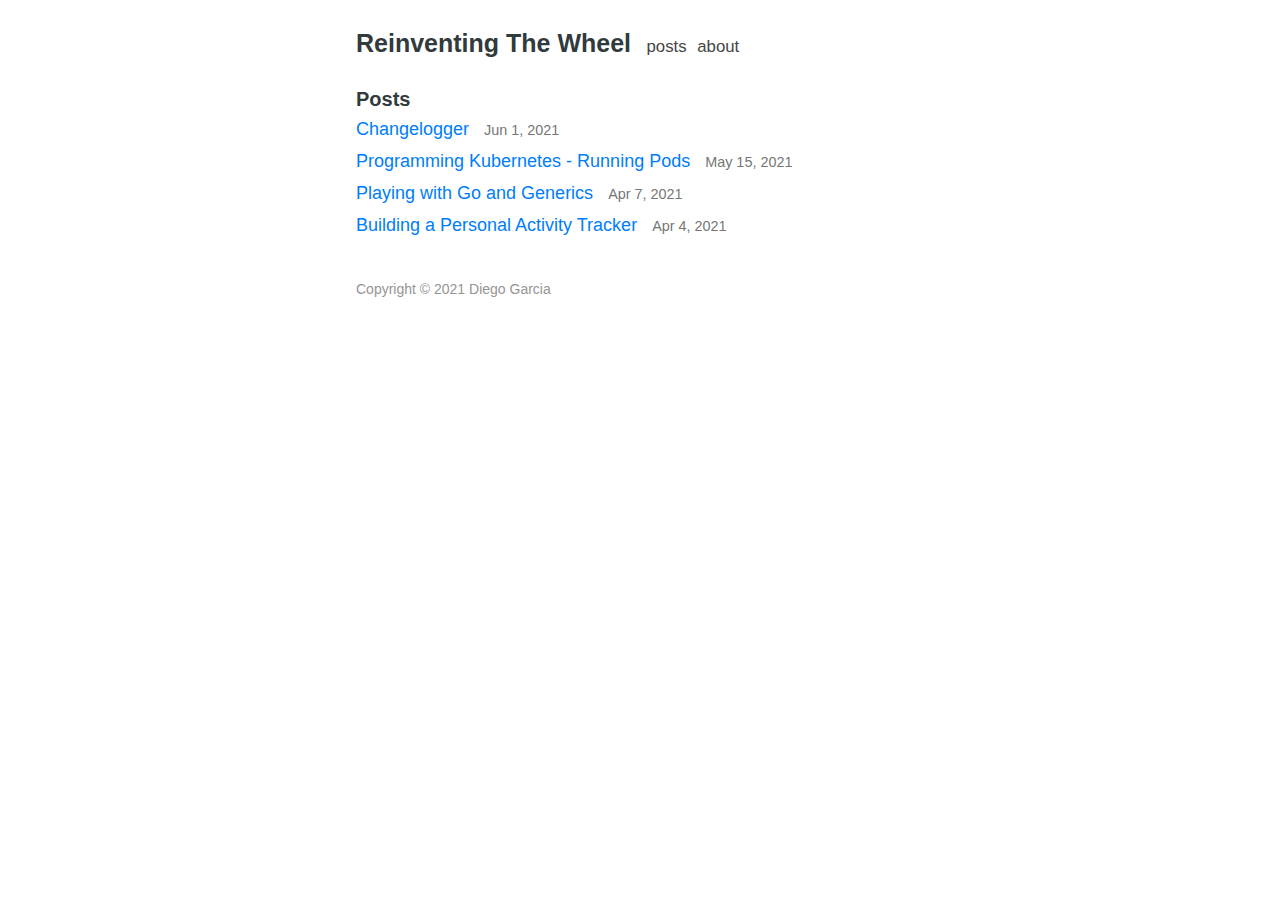
<file: index.html>
<!DOCTYPE html>
<html><head>
	<meta name="generator" content="Hugo 0.68.3" />
    <meta charset="utf-8">
    <meta name="viewport" content="width=device-width, initial-scale=1.0">
    <meta name="description" content="Reinventing the wheel to learn how a wheel works">
    
    <link rel="shortcut icon" href="/favicon.ico">
    <link rel="alternate" type="application/rss+xml" href="/index.xml" title="Reinventing The Wheel">
    
    <link rel="stylesheet" href="/css/style.min.css">

    <title>Reinventing The Wheel</title>
</head>
<body><header id="banner">
    <h2><a href="/">Reinventing The Wheel</a></h2>
    <nav>
        <ul>
            <li>
                <a href="/" title="posts">posts</a>
            </li><li>
                <a href="/about/" title="">about</a>
            </li>
        </ul>
    </nav>
</header>
<main id="content">
<h3>Posts</h3>
<ul id="posts">
    <li>
        <a href="/changelogger/">
            Changelogger
            <small><time>Jun 1, 2021</time></small>
        </a>
    </li>
    <li>
        <a href="/programming-kubernetes-running-pods/">
            Programming Kubernetes - Running Pods
            <small><time>May 15, 2021</time></small>
        </a>
    </li>
    <li>
        <a href="/playing-with-go-and-generics/">
            Playing with Go and Generics
            <small><time>Apr 7, 2021</time></small>
        </a>
    </li>
    <li>
        <a href="/building-a-personal-activity-tracker/">
            Building a Personal Activity Tracker
            <small><time>Apr 4, 2021</time></small>
        </a>
    </li>
</ul>

        </main><footer id="footer">
    Copyright © 2021 Diego Garcia
</footer>
</body>
</html>
</file>
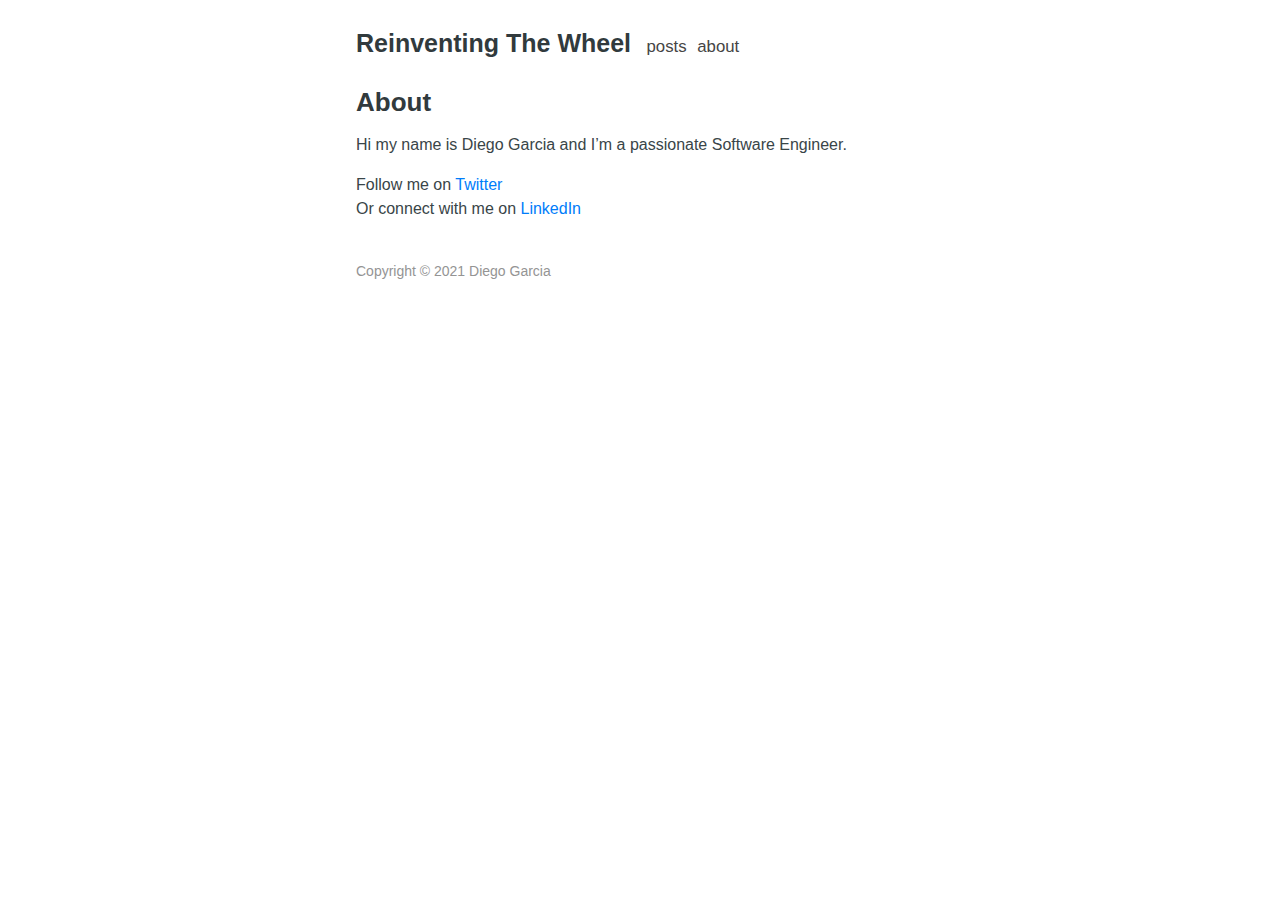
<file: about/index.html>
<!DOCTYPE html>
<html><head>
    <meta charset="utf-8">
    <meta name="viewport" content="width=device-width, initial-scale=1.0">
    <meta name="description" content="Reinventing the wheel to learn how a wheel works">
    
    <link rel="shortcut icon" href="/favicon.ico">
    
    <link rel="stylesheet" href="/css/style.min.css">

    <title>About</title>
</head>
<body><header id="banner">
    <h2><a href="/">Reinventing The Wheel</a></h2>
    <nav>
        <ul>
            <li>
                <a href="/" title="posts">posts</a>
            </li><li>
                <a href="/about/" title="">about</a>
            </li>
        </ul>
    </nav>
</header>
<main id="content">
<article>
    <header id="post-header">
        <h1>About</h1></header><p>Hi my name is Diego Garcia and I&rsquo;m a passionate Software Engineer.</p>
<p>Follow me on <a href="https://twitter.com/drgarcia1986">Twitter</a><br>
Or connect with me on <a href="https://www.linkedin.com/in/drgarcia1986/">LinkedIn</a></p>
</article>

        </main><footer id="footer">
    Copyright © 2021 Diego Garcia
</footer>
</body>
</html>
</file>
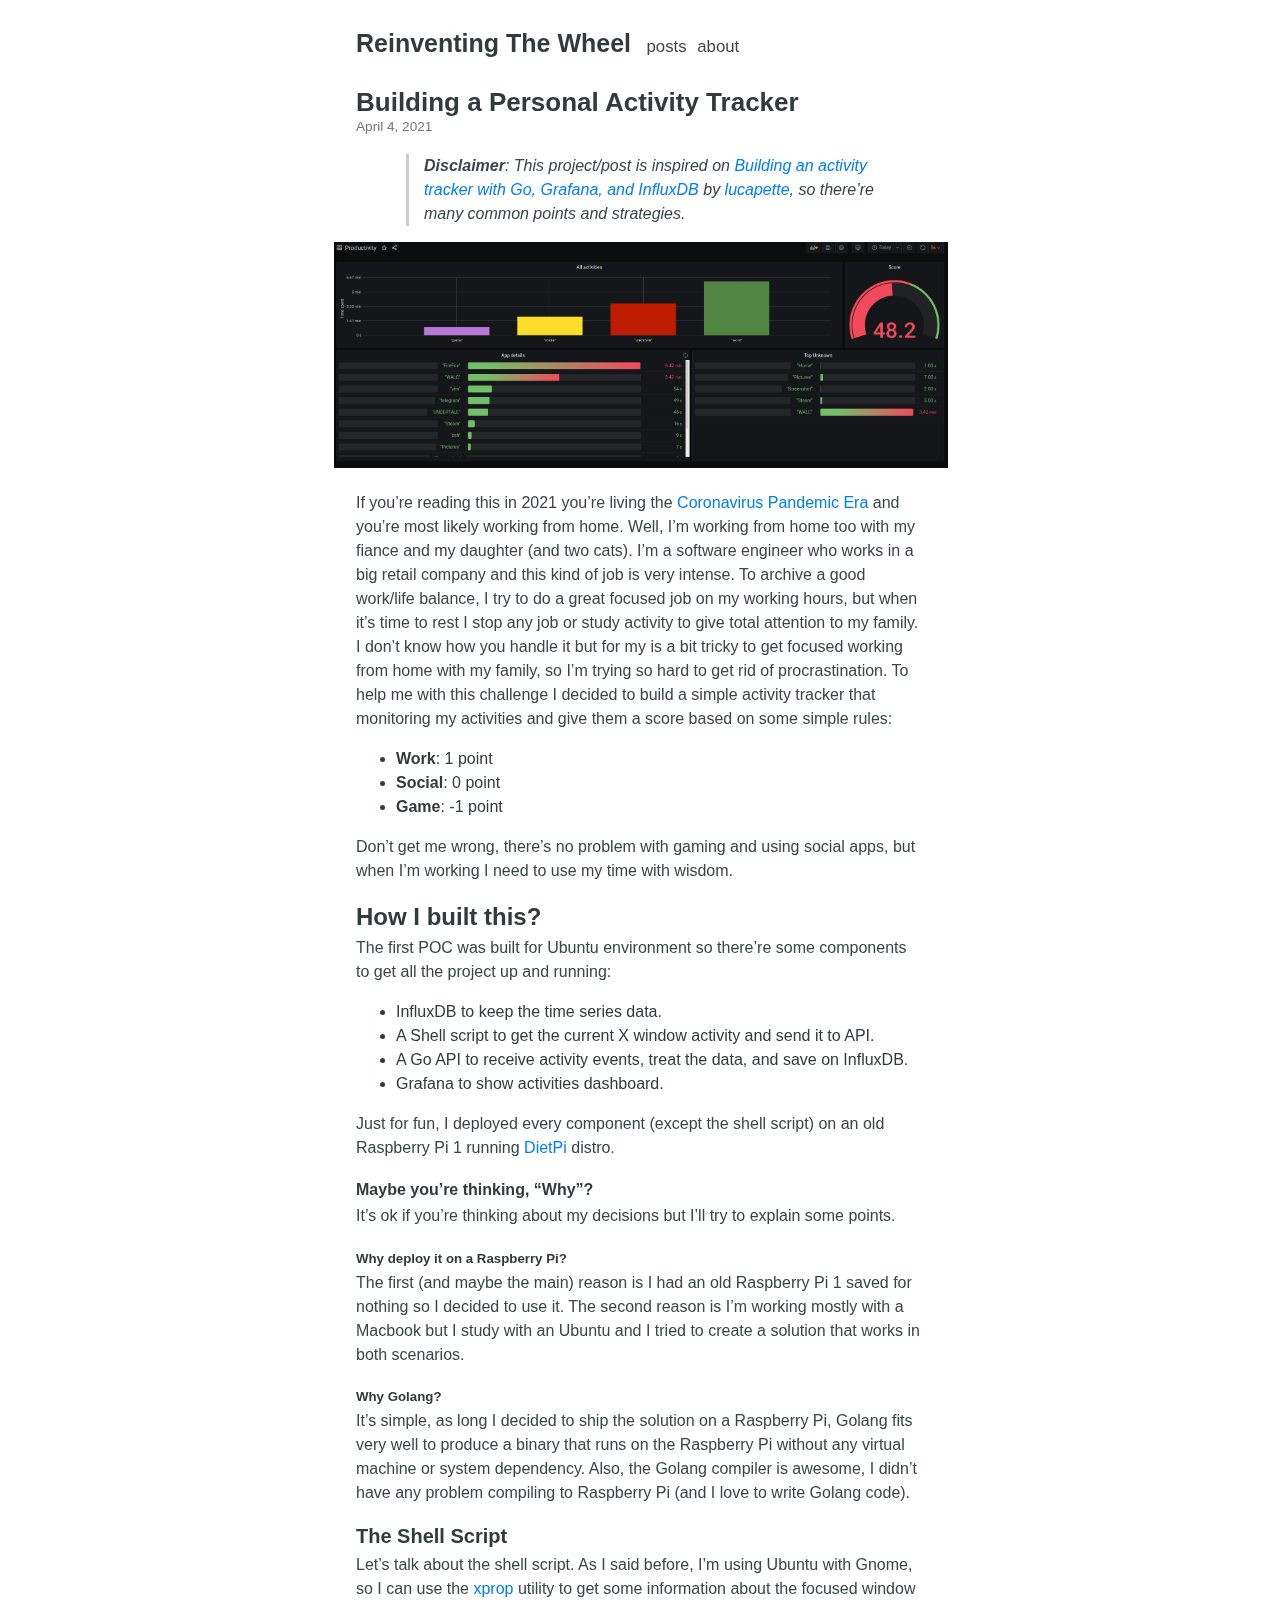
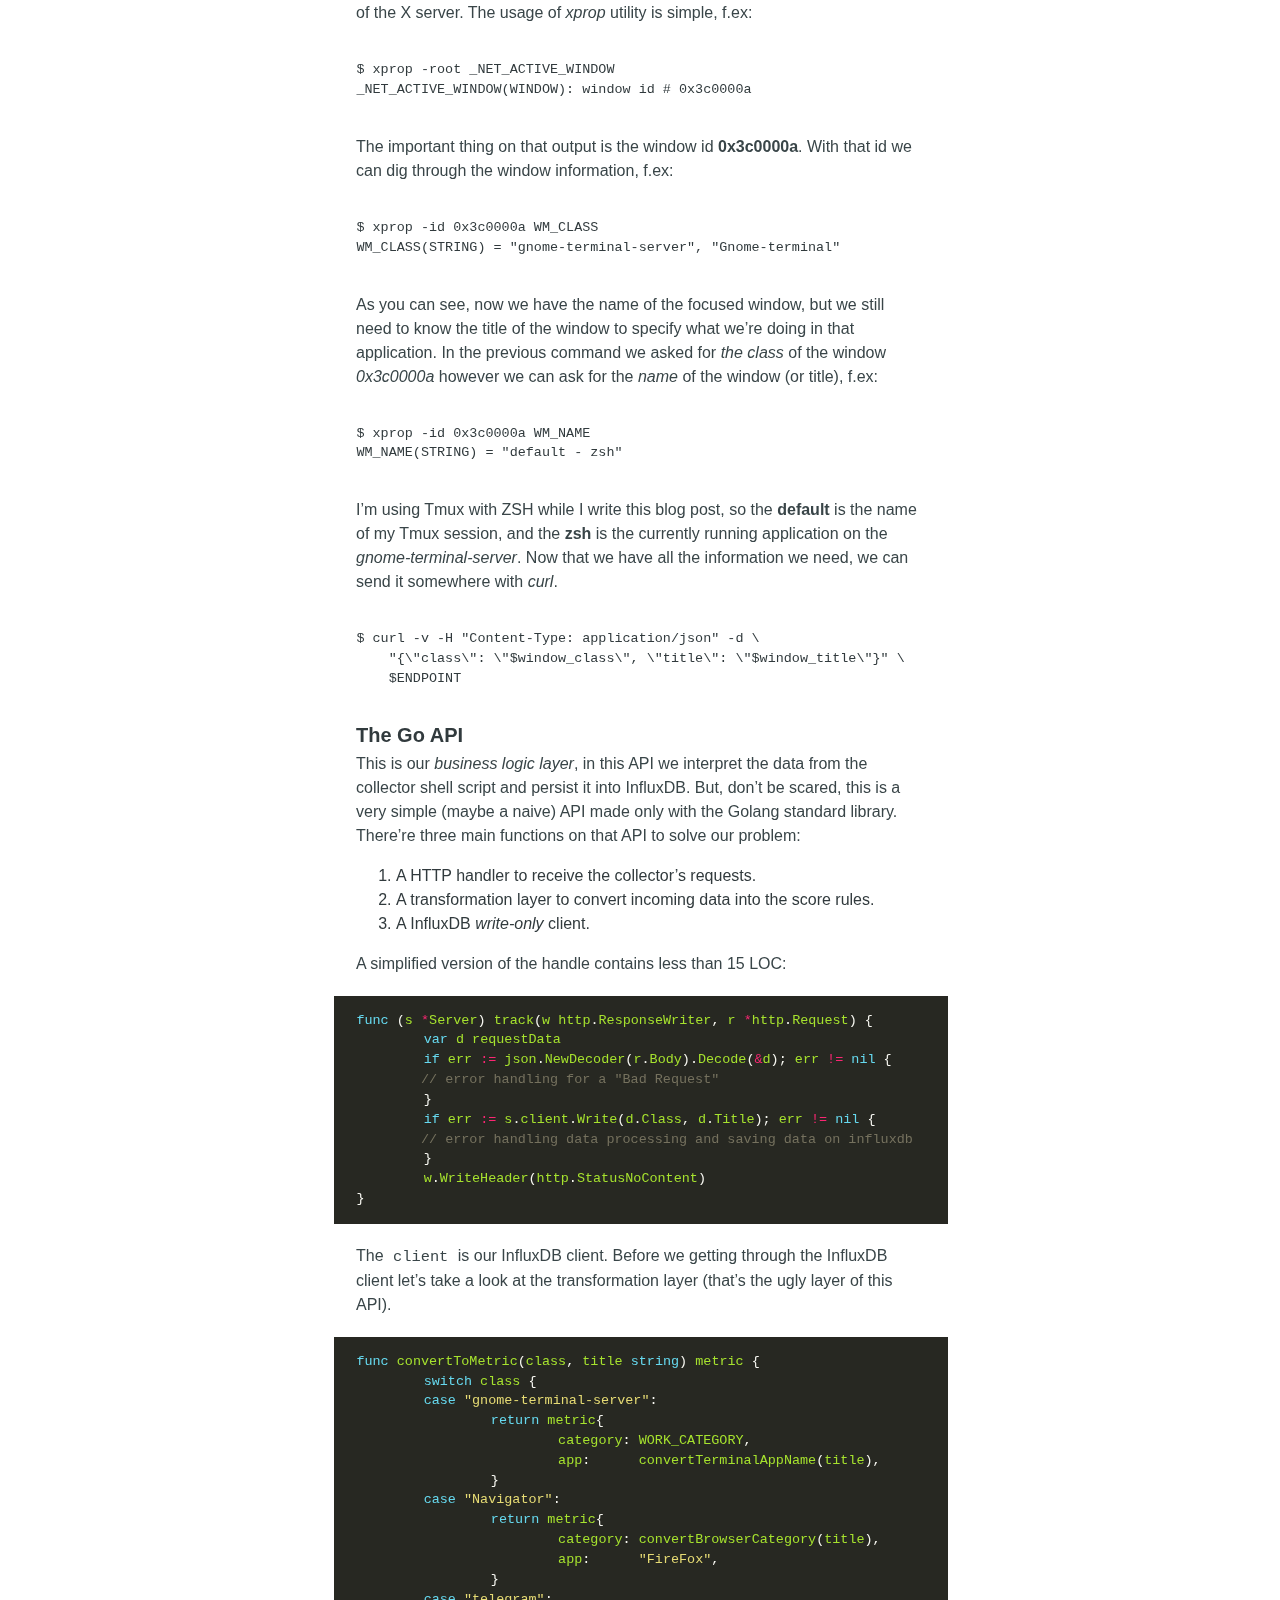
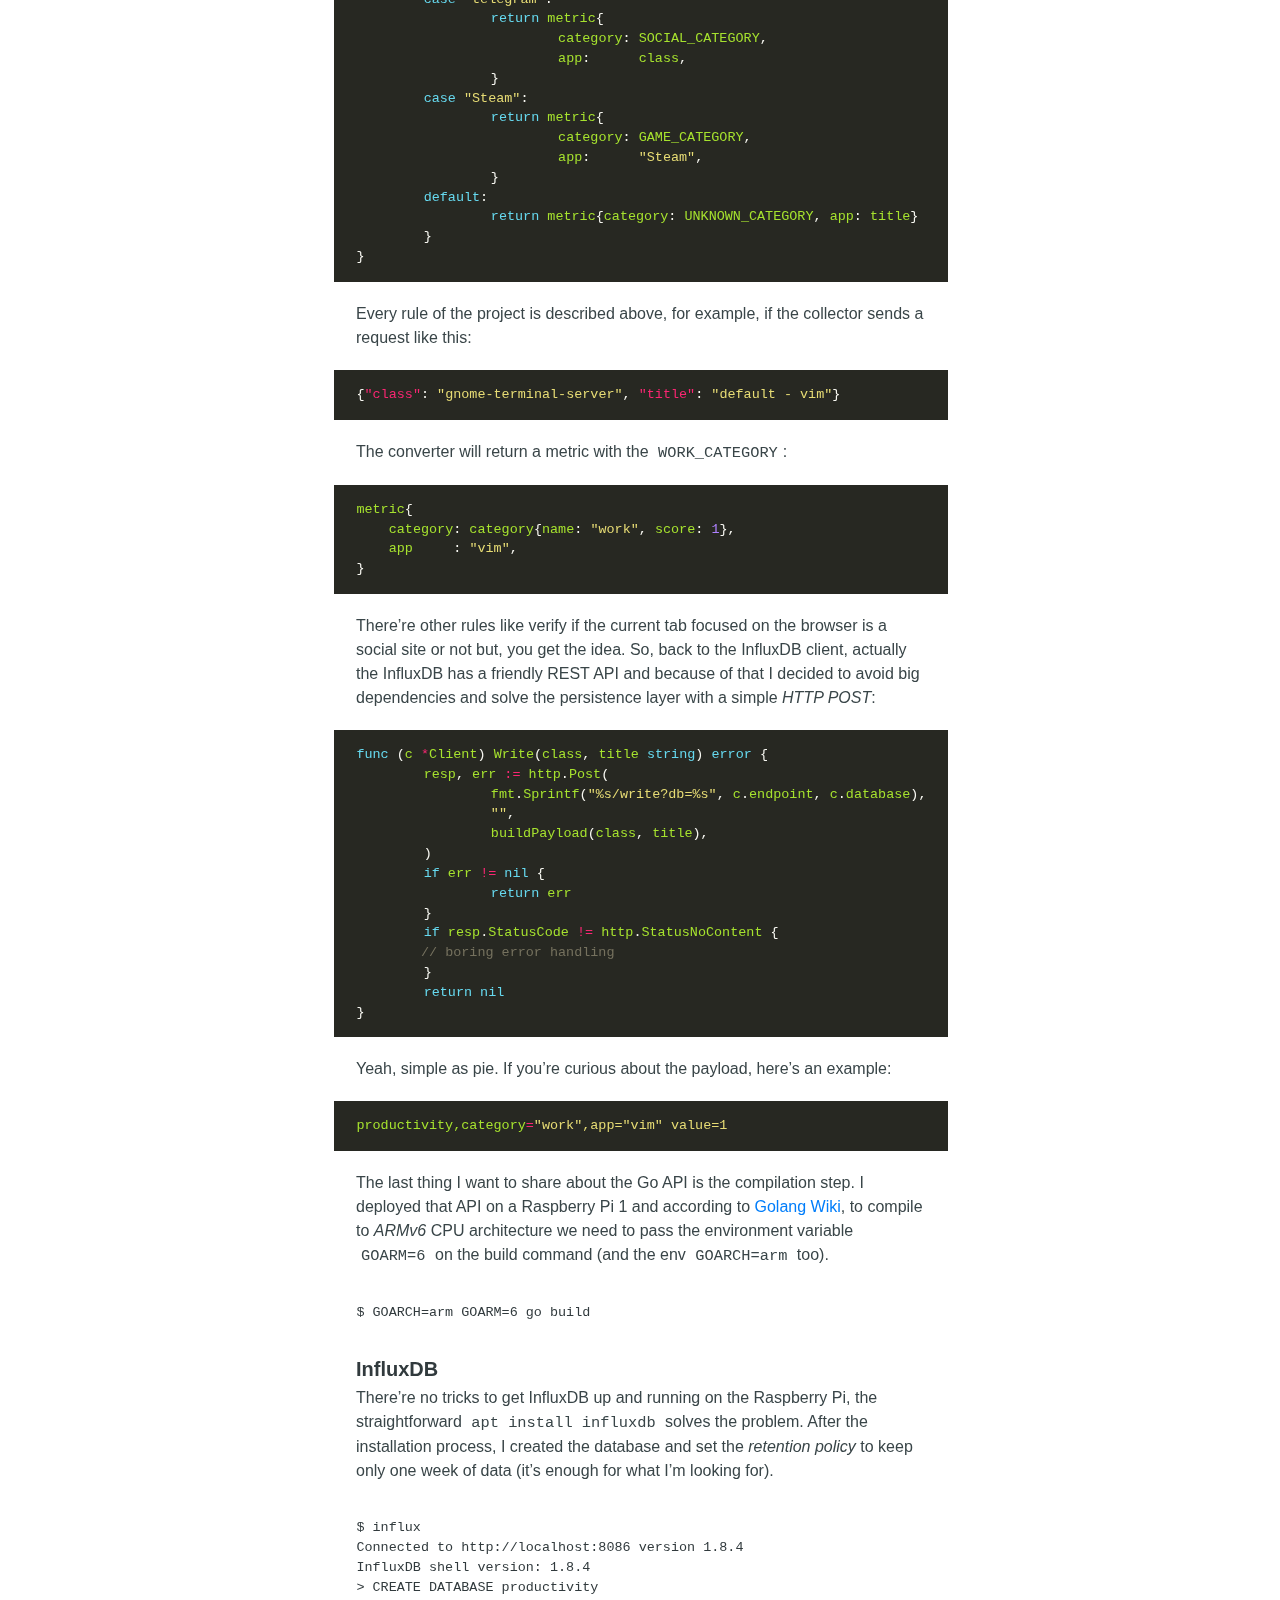
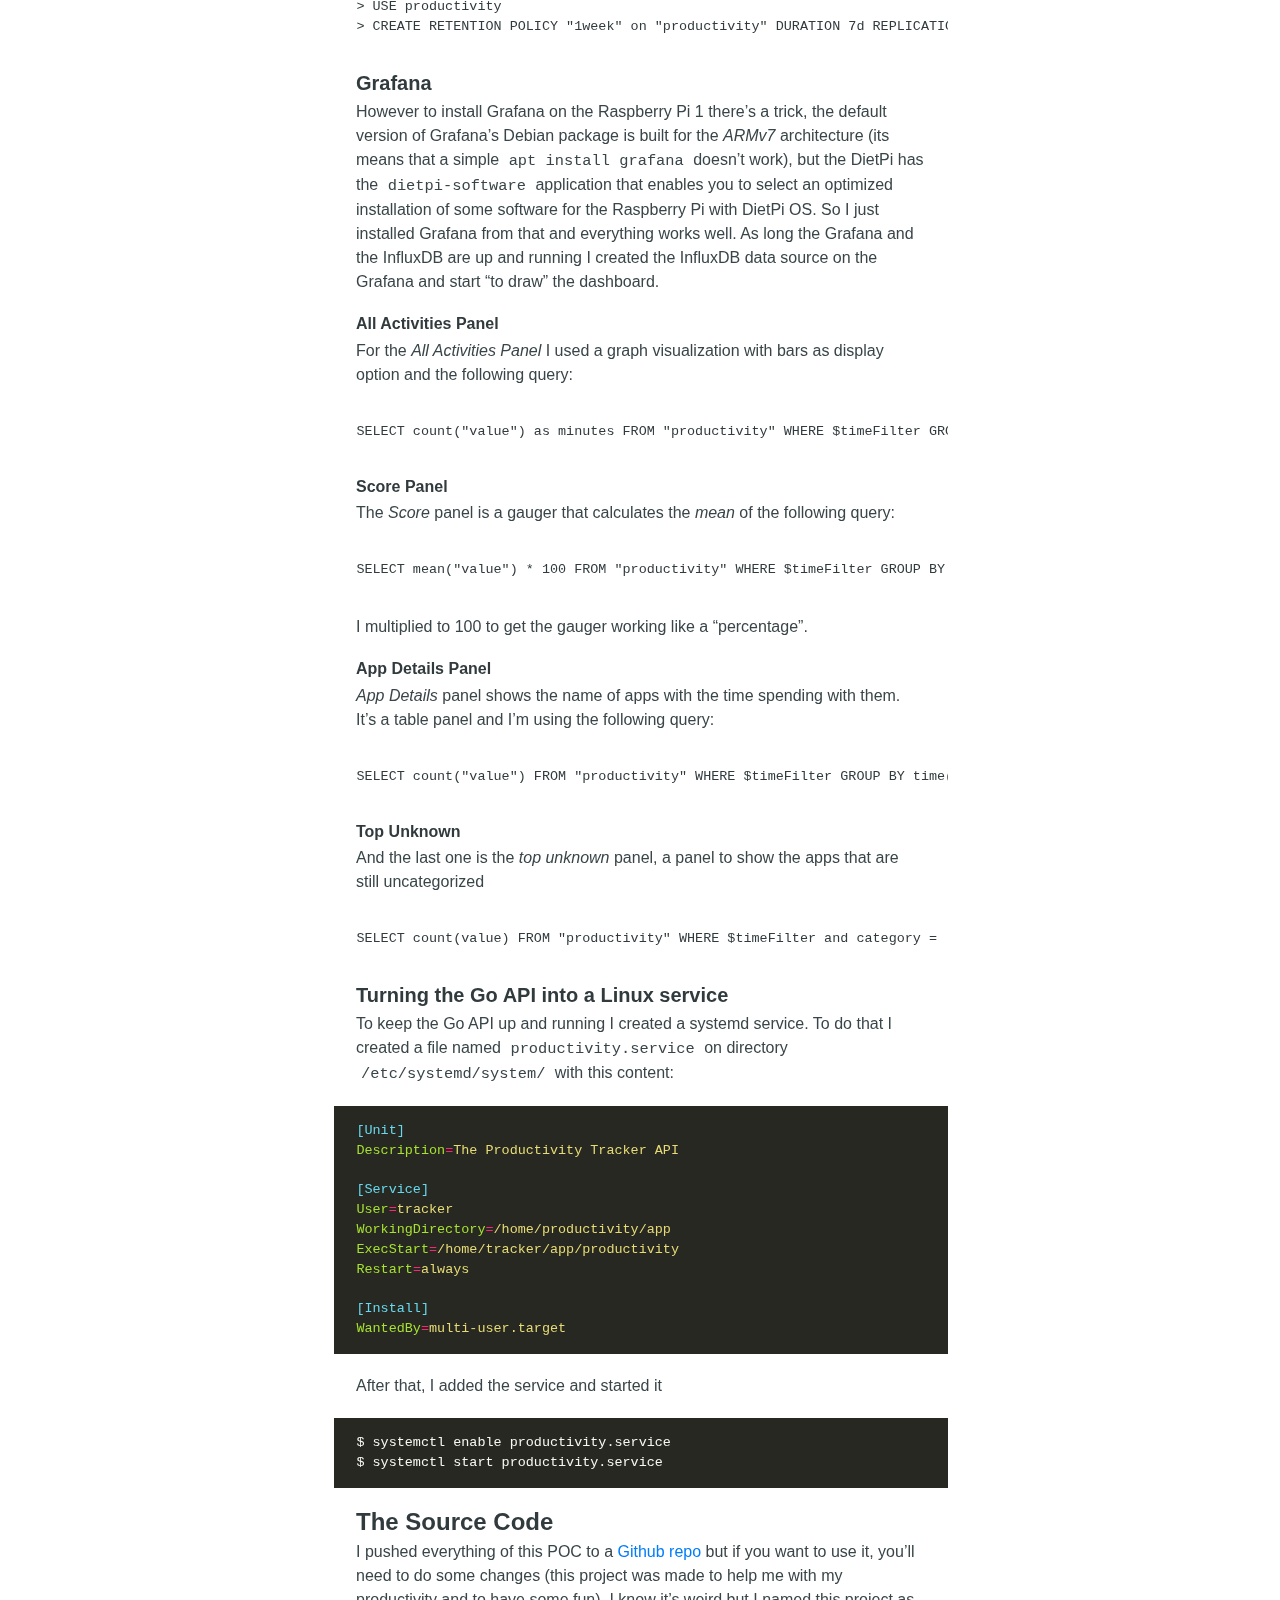
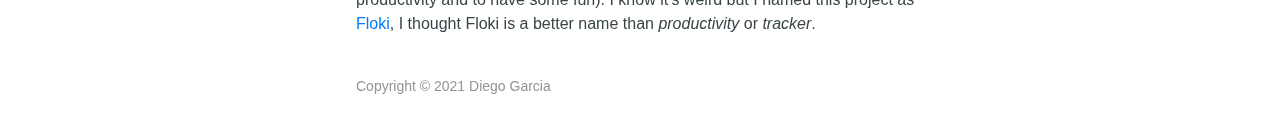
<file: building-a-personal-activity-tracker/index.html>
<!DOCTYPE html>
<html><head>
    <meta charset="utf-8">
    <meta name="viewport" content="width=device-width, initial-scale=1.0">
    <meta name="description" content="Reinventing the wheel to learn how a wheel works">
    
    <link rel="shortcut icon" href="/favicon.ico">
    
    <link rel="stylesheet" href="/css/style.min.css">

    <title>Building a Personal Activity Tracker</title>
</head>
<body><header id="banner">
    <h2><a href="/">Reinventing The Wheel</a></h2>
    <nav>
        <ul>
            <li>
                <a href="/" title="posts">posts</a>
            </li><li>
                <a href="/about/" title="">about</a>
            </li>
        </ul>
    </nav>
</header>
<main id="content">
<article>
    <header id="post-header">
        <h1>Building a Personal Activity Tracker</h1><time>April 4, 2021</time></header><blockquote>
<p><strong>Disclaimer</strong>: This project/post is inspired on <a href="http://lucapette.me/building-an-activity-tracker-with-go-grafana-and-influxdb">Building an activity tracker with Go, Grafana, and InfluxDB</a> by <a href="https://twitter.com/lucapette">lucapette</a>, so there&rsquo;re many common points and strategies.</p>
</blockquote>
<p><img src="/img/building-a-personal-activity-tracker/productivity_dash.png" alt="the dashboard"></p>
<p>If you&rsquo;re reading this in 2021 you&rsquo;re living the <a href="https://www.who.int/health-topics/coronavirus">Coronavirus Pandemic Era</a> and you&rsquo;re most likely working from home.
Well, I&rsquo;m working from home too with my fiance and my daughter (and two cats).
I&rsquo;m a software engineer who works in a big retail company and this kind of job is very intense.
To archive a good work/life balance, I try to do a great focused job on my working hours, but when it&rsquo;s time to rest I stop any job or study activity to give total attention to my family.
I don&rsquo;t know how you handle it but for my is a bit tricky to get focused working from home with my family, so I&rsquo;m trying so hard to get rid of procrastination.
To help me with this challenge I decided to build a simple activity tracker that monitoring my activities and give them a score based on some simple rules:</p>
<ul>
<li><strong>Work</strong>: 1 point</li>
<li><strong>Social</strong>: 0 point</li>
<li><strong>Game</strong>: -1 point</li>
</ul>
<p>Don&rsquo;t get me wrong, there&rsquo;s no problem with gaming and using social apps, but when I&rsquo;m working I need to use my time with wisdom.</p>
<h2 id="how-i-built-this">How I built this?</h2>
<p>The first POC was built for Ubuntu environment so there&rsquo;re some components to get all the project up and running:</p>
<ul>
<li>InfluxDB to keep the time series data.</li>
<li>A Shell script to get the current X window activity and send it to API.</li>
<li>A Go API to receive activity events, treat the data, and save on InfluxDB.</li>
<li>Grafana to show activities dashboard.</li>
</ul>
<p>Just for fun, I deployed every component (except the shell script) on an old Raspberry Pi 1 running <a href="https://dietpi.com/">DietPi</a> distro.</p>
<h4 id="maybe-youre-thinking-why">Maybe you&rsquo;re thinking, &ldquo;Why&rdquo;?</h4>
<p>It&rsquo;s ok if you&rsquo;re thinking about my decisions but I&rsquo;ll try to explain some points.</p>
<h5 id="why-deploy-it-on-a-raspberry-pi">Why deploy it on a Raspberry Pi?</h5>
<p>The first (and maybe the main) reason is I had an old Raspberry Pi 1 saved for nothing so I decided to use it.
The second reason is I&rsquo;m working mostly with a Macbook but I study with an Ubuntu and I tried to create a solution that works in both scenarios.</p>
<h5 id="why-golang">Why Golang?</h5>
<p>It&rsquo;s simple, as long I decided to ship the solution on a Raspberry Pi, Golang fits very well to produce a binary that runs on the Raspberry Pi without any virtual machine or system dependency.
Also, the Golang compiler is awesome, I didn&rsquo;t have any problem compiling to Raspberry Pi (and I love to write Golang code).</p>
<h3 id="the-shell-script">The Shell Script</h3>
<p>Let&rsquo;s talk about the shell script.
As I said before, I&rsquo;m using Ubuntu with Gnome, so I can use the <a href="https://linux.die.net/man/1/xprop">xprop</a> utility to get some information about the focused window of the X server.
The usage of <em>xprop</em> utility is simple, f.ex:</p>
<pre><code>$ xprop -root _NET_ACTIVE_WINDOW
_NET_ACTIVE_WINDOW(WINDOW): window id # 0x3c0000a
</code></pre><p>The important thing on that output is the window id <strong>0x3c0000a</strong>.
With that id we can dig through the window information, f.ex:</p>
<pre><code>$ xprop -id 0x3c0000a WM_CLASS
WM_CLASS(STRING) = &quot;gnome-terminal-server&quot;, &quot;Gnome-terminal&quot;
</code></pre><p>As you can see, now we have the name of the focused window, but we still need to know the title of the window to specify what we&rsquo;re doing in that application.
In the previous command we asked for <em>the class</em> of the window <em>0x3c0000a</em> however we can ask for the <em>name</em> of the window (or title), f.ex:</p>
<pre><code>$ xprop -id 0x3c0000a WM_NAME
WM_NAME(STRING) = &quot;default - zsh&quot;
</code></pre><p>I&rsquo;m using Tmux with ZSH while I write this blog post, so the <strong>default</strong> is the name of my Tmux session, and the <strong>zsh</strong> is the currently running application on the <em>gnome-terminal-server</em>.
Now that we have all the information we need, we can send it somewhere with <em>curl</em>.</p>
<pre><code>$ curl -v -H &quot;Content-Type: application/json&quot; -d \
    &quot;{\&quot;class\&quot;: \&quot;$window_class\&quot;, \&quot;title\&quot;: \&quot;$window_title\&quot;}&quot; \
    $ENDPOINT
</code></pre><h3 id="the-go-api">The Go API</h3>
<p>This is our <em>business logic layer</em>, in this API we interpret the data from the collector shell script and persist it into InfluxDB.
But, don&rsquo;t be scared, this is a very simple (maybe a naive) API made only with the Golang standard library.
There&rsquo;re three main functions on that API to solve our problem:</p>
<ol>
<li>A HTTP handler to receive the collector&rsquo;s requests.</li>
<li>A transformation layer to convert incoming data into the score rules.</li>
<li>A InfluxDB <em>write-only</em> client.</li>
</ol>
<p>A simplified version of the handle contains less than 15 LOC:</p>
<div class="highlight"><pre class="chroma"><code class="language-golang" data-lang="golang"><span class="kd">func</span> <span class="p">(</span><span class="nx">s</span> <span class="o">*</span><span class="nx">Server</span><span class="p">)</span> <span class="nf">track</span><span class="p">(</span><span class="nx">w</span> <span class="nx">http</span><span class="p">.</span><span class="nx">ResponseWriter</span><span class="p">,</span> <span class="nx">r</span> <span class="o">*</span><span class="nx">http</span><span class="p">.</span><span class="nx">Request</span><span class="p">)</span> <span class="p">{</span>
	<span class="kd">var</span> <span class="nx">d</span> <span class="nx">requestData</span>
	<span class="k">if</span> <span class="nx">err</span> <span class="o">:=</span> <span class="nx">json</span><span class="p">.</span><span class="nf">NewDecoder</span><span class="p">(</span><span class="nx">r</span><span class="p">.</span><span class="nx">Body</span><span class="p">).</span><span class="nf">Decode</span><span class="p">(</span><span class="o">&amp;</span><span class="nx">d</span><span class="p">);</span> <span class="nx">err</span> <span class="o">!=</span> <span class="kc">nil</span> <span class="p">{</span>
        <span class="c1">// error handling for a &#34;Bad Request&#34;
</span><span class="c1"></span>	<span class="p">}</span>
	<span class="k">if</span> <span class="nx">err</span> <span class="o">:=</span> <span class="nx">s</span><span class="p">.</span><span class="nx">client</span><span class="p">.</span><span class="nf">Write</span><span class="p">(</span><span class="nx">d</span><span class="p">.</span><span class="nx">Class</span><span class="p">,</span> <span class="nx">d</span><span class="p">.</span><span class="nx">Title</span><span class="p">);</span> <span class="nx">err</span> <span class="o">!=</span> <span class="kc">nil</span> <span class="p">{</span>
        <span class="c1">// error handling data processing and saving data on influxdb
</span><span class="c1"></span>	<span class="p">}</span>
	<span class="nx">w</span><span class="p">.</span><span class="nf">WriteHeader</span><span class="p">(</span><span class="nx">http</span><span class="p">.</span><span class="nx">StatusNoContent</span><span class="p">)</span>
<span class="p">}</span>
</code></pre></div><p>The <code>client</code> is our InfluxDB client.
Before we getting through the InfluxDB client let&rsquo;s take a look at the transformation layer (that&rsquo;s the ugly layer of this API).</p>
<div class="highlight"><pre class="chroma"><code class="language-golang" data-lang="golang"><span class="kd">func</span> <span class="nf">convertToMetric</span><span class="p">(</span><span class="nx">class</span><span class="p">,</span> <span class="nx">title</span> <span class="kt">string</span><span class="p">)</span> <span class="nx">metric</span> <span class="p">{</span>
	<span class="k">switch</span> <span class="nx">class</span> <span class="p">{</span>
	<span class="k">case</span> <span class="s">&#34;gnome-terminal-server&#34;</span><span class="p">:</span>
		<span class="k">return</span> <span class="nx">metric</span><span class="p">{</span>
			<span class="nx">category</span><span class="p">:</span> <span class="nx">WORK_CATEGORY</span><span class="p">,</span>
			<span class="nx">app</span><span class="p">:</span>      <span class="nf">convertTerminalAppName</span><span class="p">(</span><span class="nx">title</span><span class="p">),</span>
		<span class="p">}</span>
	<span class="k">case</span> <span class="s">&#34;Navigator&#34;</span><span class="p">:</span>
		<span class="k">return</span> <span class="nx">metric</span><span class="p">{</span>
			<span class="nx">category</span><span class="p">:</span> <span class="nf">convertBrowserCategory</span><span class="p">(</span><span class="nx">title</span><span class="p">),</span>
			<span class="nx">app</span><span class="p">:</span>      <span class="s">&#34;FireFox&#34;</span><span class="p">,</span>
		<span class="p">}</span>
	<span class="k">case</span> <span class="s">&#34;telegram&#34;</span><span class="p">:</span>
		<span class="k">return</span> <span class="nx">metric</span><span class="p">{</span>
			<span class="nx">category</span><span class="p">:</span> <span class="nx">SOCIAL_CATEGORY</span><span class="p">,</span>
			<span class="nx">app</span><span class="p">:</span>      <span class="nx">class</span><span class="p">,</span>
		<span class="p">}</span>
	<span class="k">case</span> <span class="s">&#34;Steam&#34;</span><span class="p">:</span>
		<span class="k">return</span> <span class="nx">metric</span><span class="p">{</span>
			<span class="nx">category</span><span class="p">:</span> <span class="nx">GAME_CATEGORY</span><span class="p">,</span>
			<span class="nx">app</span><span class="p">:</span>      <span class="s">&#34;Steam&#34;</span><span class="p">,</span>
		<span class="p">}</span>
	<span class="k">default</span><span class="p">:</span>
		<span class="k">return</span> <span class="nx">metric</span><span class="p">{</span><span class="nx">category</span><span class="p">:</span> <span class="nx">UNKNOWN_CATEGORY</span><span class="p">,</span> <span class="nx">app</span><span class="p">:</span> <span class="nx">title</span><span class="p">}</span>
	<span class="p">}</span>
<span class="p">}</span>
</code></pre></div><p>Every rule of the project is described above, for example, if the collector sends a request like this:</p>
<div class="highlight"><pre class="chroma"><code class="language-json" data-lang="json"><span class="p">{</span><span class="nt">&#34;class&#34;</span><span class="p">:</span> <span class="s2">&#34;gnome-terminal-server&#34;</span><span class="p">,</span> <span class="nt">&#34;title&#34;</span><span class="p">:</span> <span class="s2">&#34;default - vim&#34;</span><span class="p">}</span>
</code></pre></div><p>The converter will return a metric with the <code>WORK_CATEGORY</code>:</p>
<div class="highlight"><pre class="chroma"><code class="language-golang" data-lang="golang"><span class="nx">metric</span><span class="p">{</span>
    <span class="nx">category</span><span class="p">:</span> <span class="nx">category</span><span class="p">{</span><span class="nx">name</span><span class="p">:</span> <span class="s">&#34;work&#34;</span><span class="p">,</span> <span class="nx">score</span><span class="p">:</span> <span class="mi">1</span><span class="p">},</span>
    <span class="nx">app</span>     <span class="p">:</span> <span class="s">&#34;vim&#34;</span><span class="p">,</span>
<span class="p">}</span>
</code></pre></div><p>There&rsquo;re other rules like verify if the current tab focused on the browser is a social site or not but, you get the idea.
So, back to the InfluxDB client, actually the InfluxDB has a friendly REST API and because of that I decided to avoid big dependencies and solve the persistence layer with a simple <em>HTTP POST</em>:</p>
<div class="highlight"><pre class="chroma"><code class="language-golang" data-lang="golang"><span class="kd">func</span> <span class="p">(</span><span class="nx">c</span> <span class="o">*</span><span class="nx">Client</span><span class="p">)</span> <span class="nf">Write</span><span class="p">(</span><span class="nx">class</span><span class="p">,</span> <span class="nx">title</span> <span class="kt">string</span><span class="p">)</span> <span class="kt">error</span> <span class="p">{</span>
	<span class="nx">resp</span><span class="p">,</span> <span class="nx">err</span> <span class="o">:=</span> <span class="nx">http</span><span class="p">.</span><span class="nf">Post</span><span class="p">(</span>
		<span class="nx">fmt</span><span class="p">.</span><span class="nf">Sprintf</span><span class="p">(</span><span class="s">&#34;%s/write?db=%s&#34;</span><span class="p">,</span> <span class="nx">c</span><span class="p">.</span><span class="nx">endpoint</span><span class="p">,</span> <span class="nx">c</span><span class="p">.</span><span class="nx">database</span><span class="p">),</span>
		<span class="s">&#34;&#34;</span><span class="p">,</span>
		<span class="nf">buildPayload</span><span class="p">(</span><span class="nx">class</span><span class="p">,</span> <span class="nx">title</span><span class="p">),</span>
	<span class="p">)</span>
	<span class="k">if</span> <span class="nx">err</span> <span class="o">!=</span> <span class="kc">nil</span> <span class="p">{</span>
		<span class="k">return</span> <span class="nx">err</span>
	<span class="p">}</span>
	<span class="k">if</span> <span class="nx">resp</span><span class="p">.</span><span class="nx">StatusCode</span> <span class="o">!=</span> <span class="nx">http</span><span class="p">.</span><span class="nx">StatusNoContent</span> <span class="p">{</span>
        <span class="c1">// boring error handling
</span><span class="c1"></span>	<span class="p">}</span>
	<span class="k">return</span> <span class="kc">nil</span>
<span class="p">}</span>
</code></pre></div><p>Yeah, simple as pie.
If you&rsquo;re curious about the payload, here&rsquo;s an example:</p>
<div class="highlight"><pre class="chroma"><code class="language-ini" data-lang="ini"><span class="na">productivity,category</span><span class="o">=</span><span class="s">&#34;work&#34;,app=&#34;vim&#34; value=1</span>
</code></pre></div><p>The last thing I want to share about the Go API is the compilation step.
I deployed that API on a Raspberry Pi 1 and according to <a href="https://github.com/golang/go/wiki/GoArm">Golang Wiki</a>, to compile to <em>ARMv6</em> CPU architecture we need to pass the environment variable <code>GOARM=6</code> on the build command (and the env <code>GOARCH=arm</code> too).</p>
<pre><code>$ GOARCH=arm GOARM=6 go build
</code></pre><h3 id="influxdb">InfluxDB</h3>
<p>There&rsquo;re no tricks to get InfluxDB up and running on the Raspberry Pi, the straightforward <code>apt install influxdb</code> solves the problem.
After the installation process, I created the database and set the <em>retention policy</em> to keep only one week of data (it&rsquo;s enough for what I&rsquo;m looking for).</p>
<pre><code>$ influx
Connected to http://localhost:8086 version 1.8.4
InfluxDB shell version: 1.8.4
&gt; CREATE DATABASE productivity
&gt; USE productivity
&gt; CREATE RETENTION POLICY &quot;1week&quot; on &quot;productivity&quot; DURATION 7d REPLICATION 1
</code></pre><h3 id="grafana">Grafana</h3>
<p>However to install Grafana on the Raspberry Pi 1 there&rsquo;s a trick, the default version of Grafana&rsquo;s Debian package is built for the <em>ARMv7</em> architecture (its means that a simple <code>apt install grafana</code> doesn&rsquo;t work), but the DietPi has the <code>dietpi-software</code> application that enables you to select an optimized installation of some software for the Raspberry Pi with DietPi OS.
So I just installed Grafana from that and everything works well.
As long the Grafana and the InfluxDB are up and running I created the InfluxDB data source on the Grafana and start &ldquo;to draw&rdquo; the dashboard.</p>
<h4 id="all-activities-panel">All Activities Panel</h4>
<p>For the <em>All Activities Panel</em> I used a graph visualization with bars as display option and the following query:</p>
<pre><code>SELECT count(&quot;value&quot;) as minutes FROM &quot;productivity&quot; WHERE $timeFilter GROUP BY time(1h),category
</code></pre><h4 id="score-panel">Score Panel</h4>
<p>The <em>Score</em> panel is a gauger that calculates the <em>mean</em> of the following query:</p>
<pre><code>SELECT mean(&quot;value&quot;) * 100 FROM &quot;productivity&quot; WHERE $timeFilter GROUP BY time($interval) fill(null)
</code></pre><p>I multiplied to 100 to get the gauger working like a &ldquo;percentage&rdquo;.</p>
<h4 id="app-details-panel">App Details Panel</h4>
<p><em>App Details</em> panel shows the name of apps with the time spending with them. It&rsquo;s a table panel and I&rsquo;m using the following query:</p>
<pre><code>SELECT count(&quot;value&quot;) FROM &quot;productivity&quot; WHERE $timeFilter GROUP BY time($interval), app fill(null)
</code></pre><h4 id="top-unknown">Top Unknown</h4>
<p>And the last one is the <em>top unknown</em> panel, a panel to show the apps that are still uncategorized</p>
<pre><code>SELECT count(value) FROM &quot;productivity&quot; WHERE $timeFilter and category = '&quot;unknown&quot;' GROUP BY app
</code></pre><h3 id="turning-the-go-api-into-a-linux-service">Turning the Go API into a Linux service</h3>
<p>To keep the Go API up and running I created a systemd service.
To do that I created a file named <code>productivity.service</code> on directory <code>/etc/systemd/system/</code> with this content:</p>
<div class="highlight"><pre class="chroma"><code class="language-ini" data-lang="ini"><span class="k">[Unit]</span>
<span class="na">Description</span><span class="o">=</span><span class="s">The Productivity Tracker API</span>

<span class="k">[Service]</span>
<span class="na">User</span><span class="o">=</span><span class="s">tracker</span>
<span class="na">WorkingDirectory</span><span class="o">=</span><span class="s">/home/productivity/app</span>
<span class="na">ExecStart</span><span class="o">=</span><span class="s">/home/tracker/app/productivity</span>
<span class="na">Restart</span><span class="o">=</span><span class="s">always</span>

<span class="k">[Install]</span>
<span class="na">WantedBy</span><span class="o">=</span><span class="s">multi-user.target</span>
</code></pre></div><p>After that, I added the service and started it</p>
<div class="highlight"><pre class="chroma"><code class="language-bash" data-lang="bash">$ systemctl <span class="nb">enable</span> productivity.service
$ systemctl start productivity.service
</code></pre></div><h2 id="the-source-code">The Source Code</h2>
<p>I pushed everything of this POC to a <a href="https://github.com/drgarcia1986/drgarcia1986.github.io/tree/samples/building-a-personal-activity-tracker">Github repo</a> but if you want to use it, you&rsquo;ll need to do some changes (this project was made to help me with my productivity and to have some fun).
I know it&rsquo;s weird but I named this project as <a href="https://vikings.fandom.com/wiki/Floki">Floki</a>, I thought Floki is a better name than <em>productivity</em> or <em>tracker</em>.</p>
</article>

        </main><footer id="footer">
    Copyright © 2021 Diego Garcia
</footer>
</body>
</html>
</file>
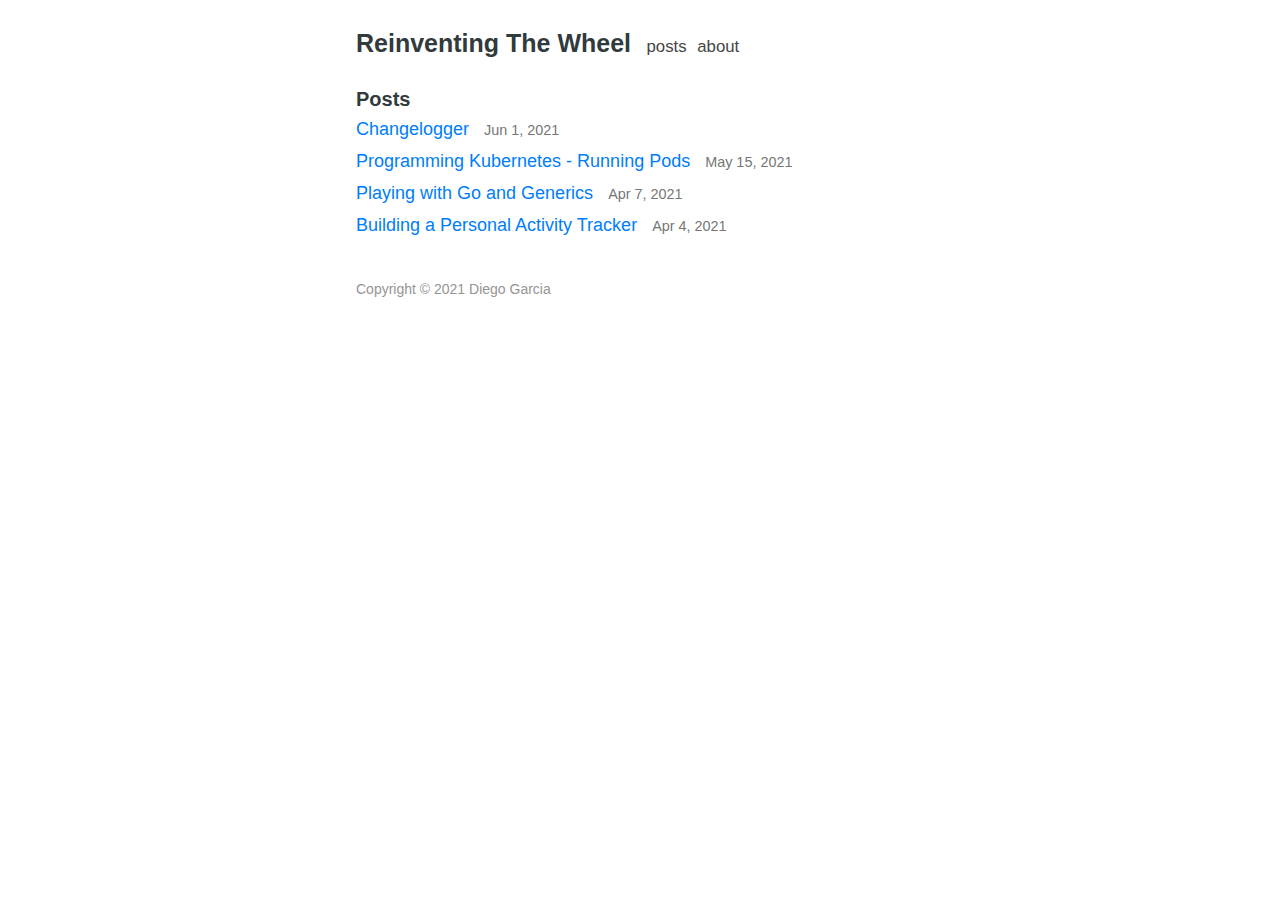
<file: categories/index.html>
<!DOCTYPE html>
<html><head>
    <meta charset="utf-8">
    <meta name="viewport" content="width=device-width, initial-scale=1.0">
    <meta name="description" content="Reinventing the wheel to learn how a wheel works">
    
    <link rel="shortcut icon" href="/favicon.ico">
    <link rel="alternate" type="application/rss+xml" href="/categories/index.xml" title="Reinventing The Wheel">
    
    <link rel="stylesheet" href="/css/style.min.css">

    <title>Categories</title>
</head>
<body><header id="banner">
    <h2><a href="/">Reinventing The Wheel</a></h2>
    <nav>
        <ul>
            <li>
                <a href="/" title="posts">posts</a>
            </li><li>
                <a href="/about/" title="">about</a>
            </li>
        </ul>
    </nav>
</header>
<main id="content"><h3>Posts</h3>
<ul id="posts">
    <li>
        <a href="/changelogger/">
            Changelogger
            <small><time>Jun 1, 2021</time></small>
        </a>
    </li>
    <li>
        <a href="/programming-kubernetes-running-pods/">
            Programming Kubernetes - Running Pods
            <small><time>May 15, 2021</time></small>
        </a>
    </li>
    <li>
        <a href="/playing-with-go-and-generics/">
            Playing with Go and Generics
            <small><time>Apr 7, 2021</time></small>
        </a>
    </li>
    <li>
        <a href="/building-a-personal-activity-tracker/">
            Building a Personal Activity Tracker
            <small><time>Apr 4, 2021</time></small>
        </a>
    </li>
</ul>

        </main><footer id="footer">
    Copyright © 2021 Diego Garcia
</footer>
</body>
</html>
</file>
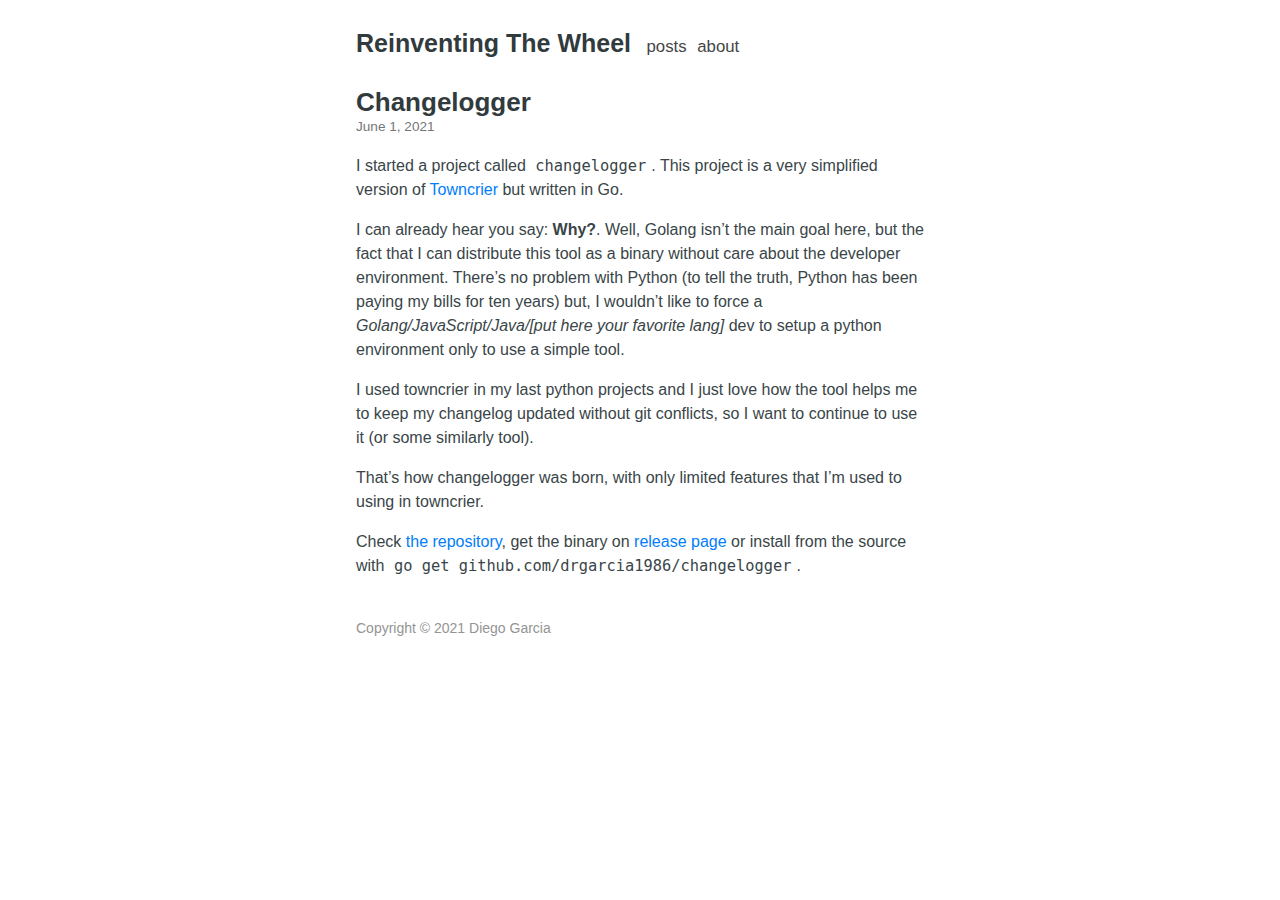
<file: changelogger/index.html>
<!DOCTYPE html>
<html><head>
    <meta charset="utf-8">
    <meta name="viewport" content="width=device-width, initial-scale=1.0">
    <meta name="description" content="Reinventing the wheel to learn how a wheel works">
    
    <link rel="shortcut icon" href="/favicon.ico">
    
    <link rel="stylesheet" href="/css/style.min.css">

    <title>Changelogger</title>
</head>
<body><header id="banner">
    <h2><a href="/">Reinventing The Wheel</a></h2>
    <nav>
        <ul>
            <li>
                <a href="/" title="posts">posts</a>
            </li><li>
                <a href="/about/" title="">about</a>
            </li>
        </ul>
    </nav>
</header>
<main id="content">
<article>
    <header id="post-header">
        <h1>Changelogger</h1><time>June 1, 2021</time></header><p>I started a project called <code>changelogger</code>.
This project is a very simplified version of <a href="https://github.com/twisted/towncrier">Towncrier</a> but written in Go.</p>
<p>I can already hear you say: <strong>Why?</strong>.
Well, Golang isn&rsquo;t the main goal here, but the fact that I can distribute this tool as a binary without care about the developer environment.
There&rsquo;s no problem with Python (to tell the truth, Python has been paying my bills for ten years) but, I wouldn&rsquo;t like to force a <em>Golang/JavaScript/Java/[put here your favorite lang]</em> dev to setup a python environment only to use a simple tool.</p>
<p>I used towncrier in my last python projects and I just love how the tool helps me to keep my changelog updated without git conflicts, so I want to continue to use it (or some similarly tool).</p>
<p>That&rsquo;s how changelogger was born, with only limited features that I&rsquo;m used to using in towncrier.</p>
<p>Check <a href="https://github.com/drgarcia1986/changelogger">the repository</a>, get the binary on <a href="https://github.com/drgarcia1986/changelogger/releases/tag/v0.0.1">release page</a> or install from the source with <code>go get github.com/drgarcia1986/changelogger</code>.</p>
</article>

        </main><footer id="footer">
    Copyright © 2021 Diego Garcia
</footer>
</body>
</html>
</file>
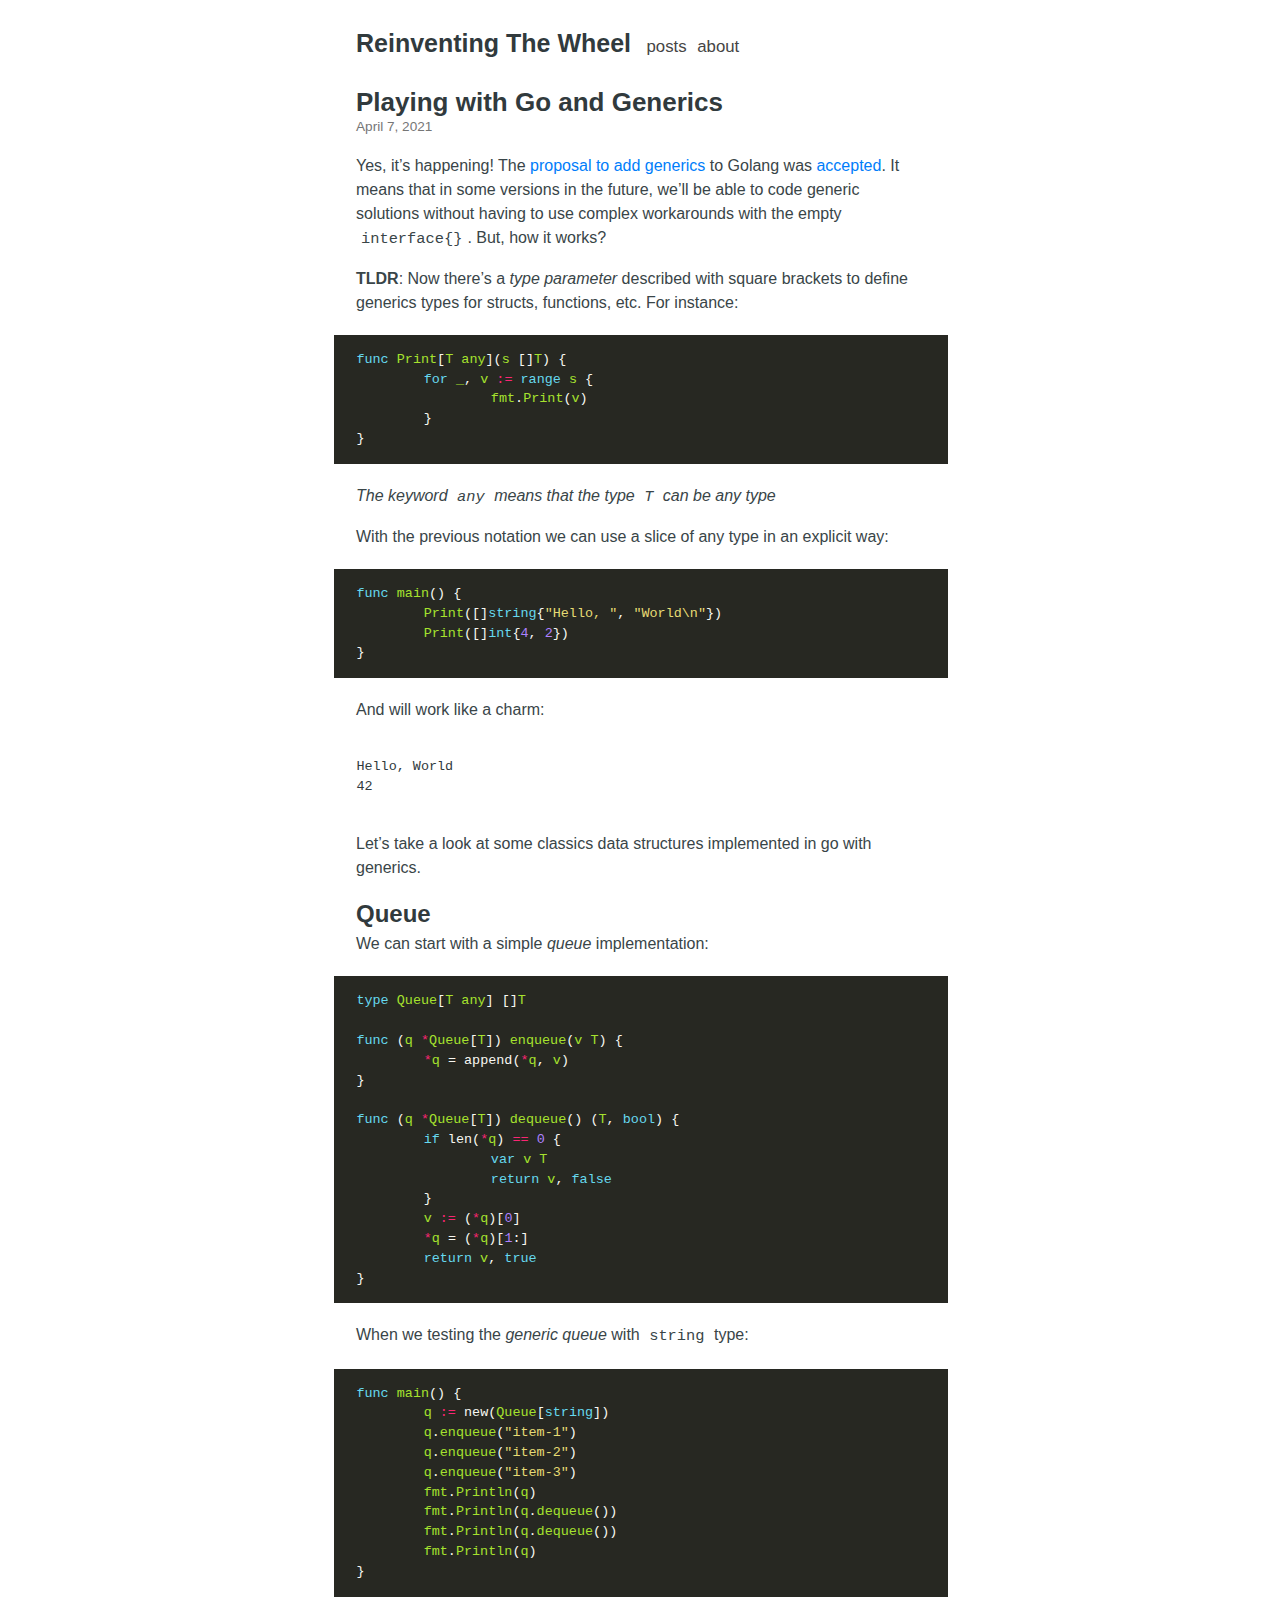
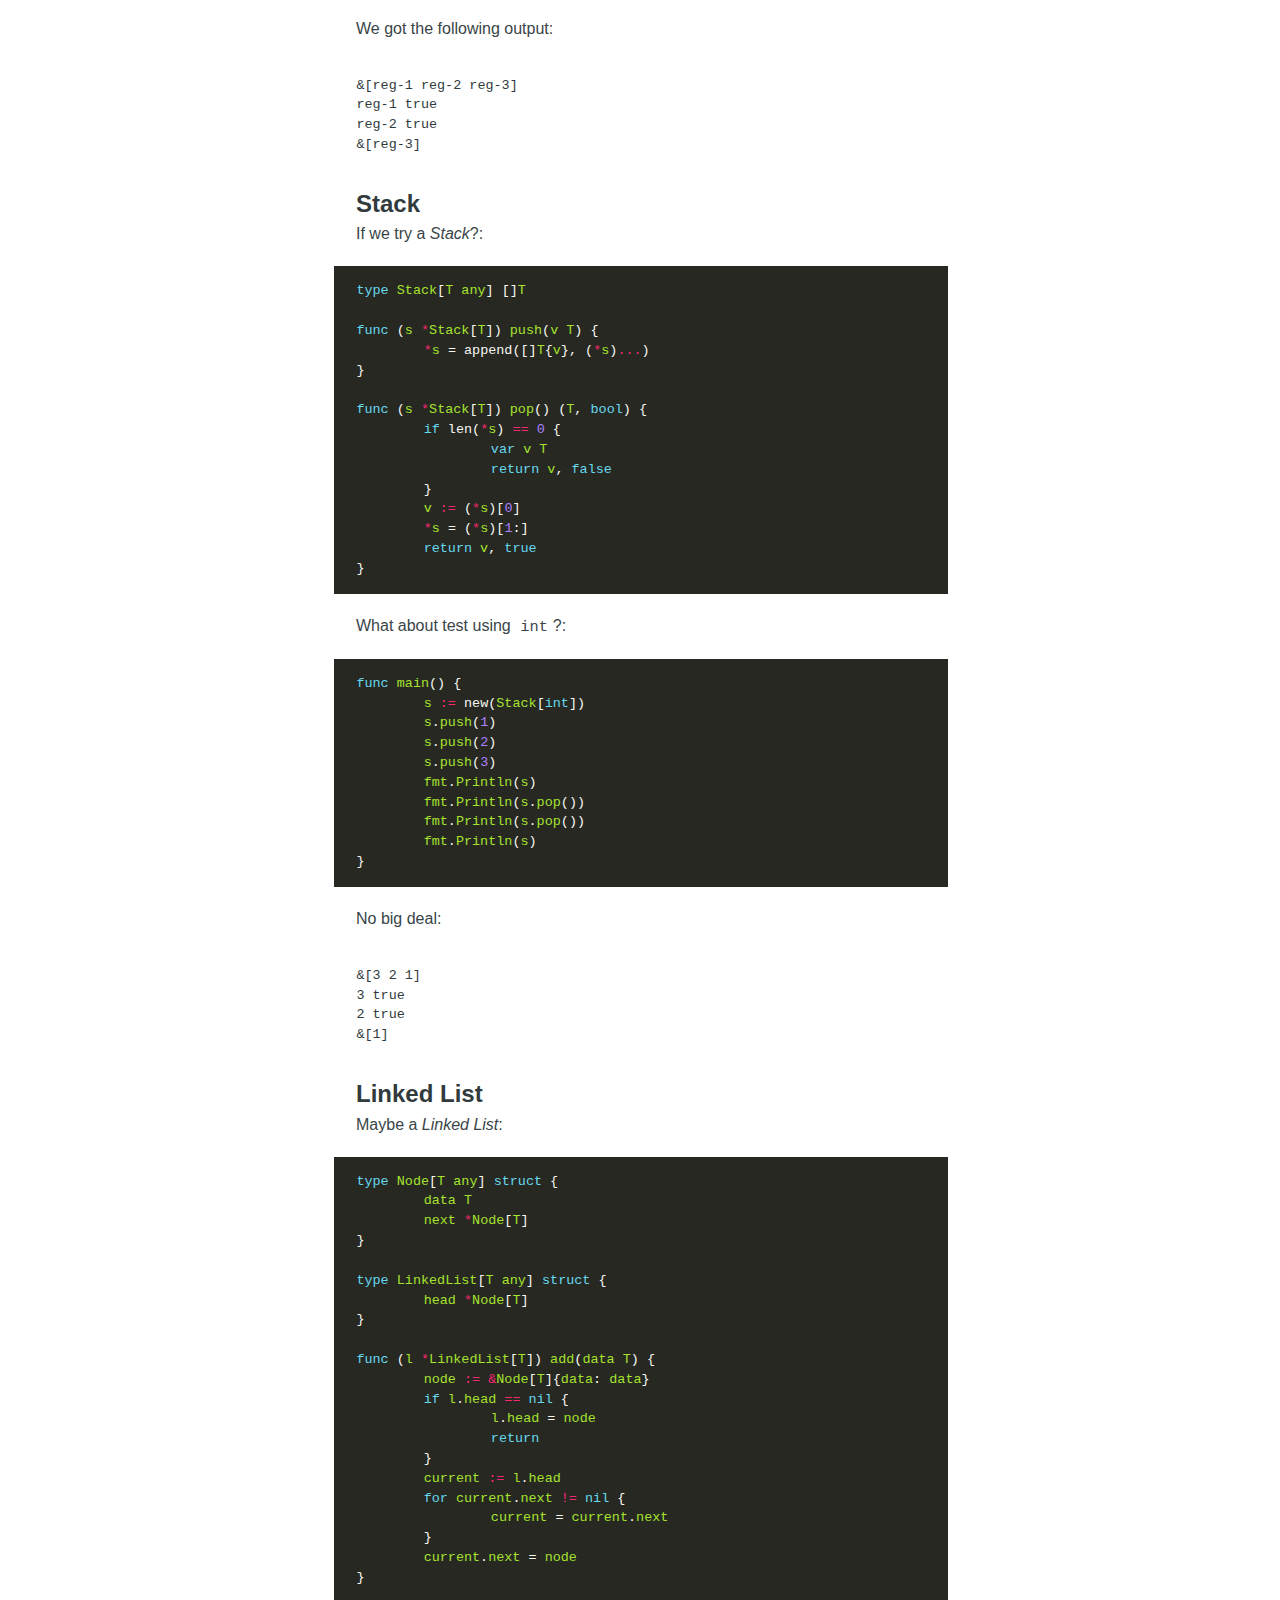
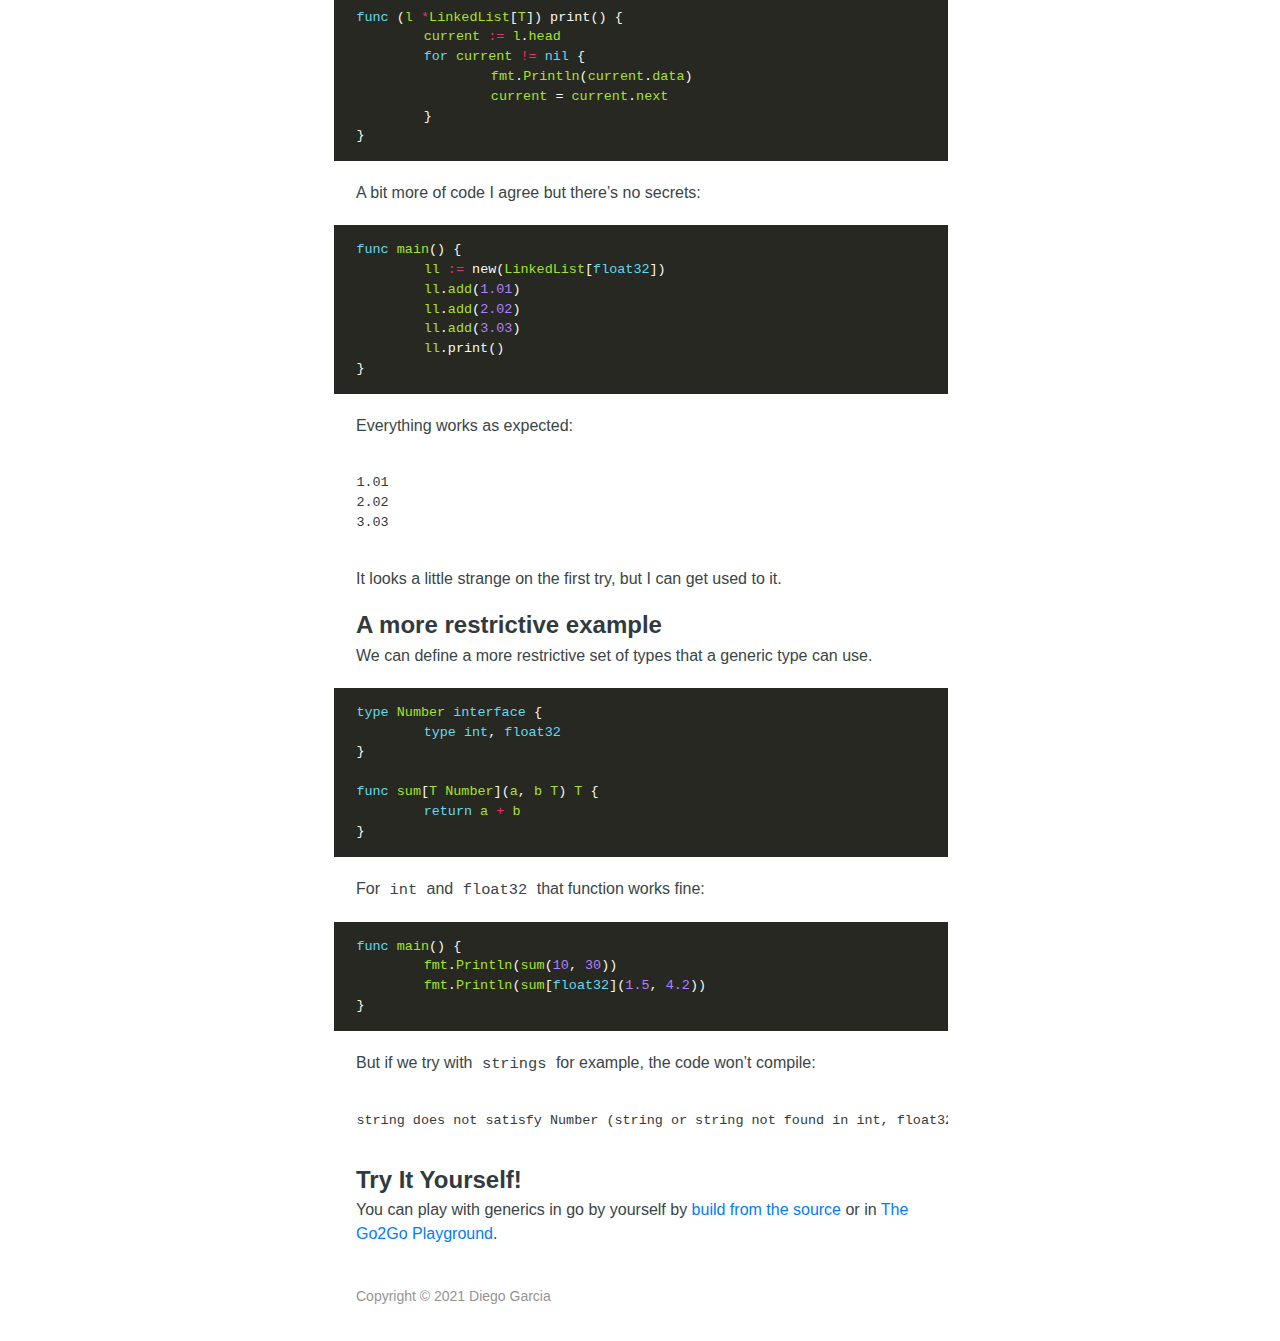
<file: playing-with-go-and-generics/index.html>
<!DOCTYPE html>
<html><head>
    <meta charset="utf-8">
    <meta name="viewport" content="width=device-width, initial-scale=1.0">
    <meta name="description" content="Reinventing the wheel to learn how a wheel works">
    
    <link rel="shortcut icon" href="/favicon.ico">
    
    <link rel="stylesheet" href="/css/style.min.css">

    <title>Playing with Go and Generics</title>
</head>
<body><header id="banner">
    <h2><a href="/">Reinventing The Wheel</a></h2>
    <nav>
        <ul>
            <li>
                <a href="/" title="posts">posts</a>
            </li><li>
                <a href="/about/" title="">about</a>
            </li>
        </ul>
    </nav>
</header>
<main id="content">
<article>
    <header id="post-header">
        <h1>Playing with Go and Generics</h1><time>April 7, 2021</time></header><p>Yes, it&rsquo;s happening!
The <a href="https://go.googlesource.com/proposal/+/refs/heads/master/design/43651-type-parameters.md">proposal to add generics</a> to Golang was <a href="https://github.com/golang/go/issues/43651#issuecomment-776944155">accepted</a>.
It means that in some versions in the future, we&rsquo;ll be able to code generic solutions without having to use complex workarounds with the empty <code>interface{}</code>.
But, how it works?</p>
<p><strong>TLDR</strong>: Now there&rsquo;s a <em>type parameter</em> described with square brackets to define generics types for structs, functions, etc.
For instance:</p>
<div class="highlight"><pre class="chroma"><code class="language-golang" data-lang="golang"><span class="kd">func</span> <span class="nx">Print</span><span class="p">[</span><span class="nx">T</span> <span class="nx">any</span><span class="p">](</span><span class="nx">s</span> <span class="p">[]</span><span class="nx">T</span><span class="p">)</span> <span class="p">{</span>
	<span class="k">for</span> <span class="nx">_</span><span class="p">,</span> <span class="nx">v</span> <span class="o">:=</span> <span class="k">range</span> <span class="nx">s</span> <span class="p">{</span>
		<span class="nx">fmt</span><span class="p">.</span><span class="nf">Print</span><span class="p">(</span><span class="nx">v</span><span class="p">)</span>
	<span class="p">}</span>
<span class="p">}</span>
</code></pre></div><p><em>The keyword <code>any</code> means that the type <code>T</code> can be any type</em></p>
<p>With the previous notation we can use a slice of any type in an explicit way:</p>
<div class="highlight"><pre class="chroma"><code class="language-golang" data-lang="golang"><span class="kd">func</span> <span class="nf">main</span><span class="p">()</span> <span class="p">{</span>
	<span class="nf">Print</span><span class="p">([]</span><span class="kt">string</span><span class="p">{</span><span class="s">&#34;Hello, &#34;</span><span class="p">,</span> <span class="s">&#34;World\n&#34;</span><span class="p">})</span>
	<span class="nf">Print</span><span class="p">([]</span><span class="kt">int</span><span class="p">{</span><span class="mi">4</span><span class="p">,</span> <span class="mi">2</span><span class="p">})</span>
<span class="p">}</span>
</code></pre></div><p>And will work like a charm:</p>
<pre><code>Hello, World
42
</code></pre><p>Let&rsquo;s take a look at some classics data structures implemented in go with generics.</p>
<h2 id="queue">Queue</h2>
<p>We can start with a simple <em>queue</em> implementation:</p>
<div class="highlight"><pre class="chroma"><code class="language-golang" data-lang="golang"><span class="kd">type</span> <span class="nx">Queue</span><span class="p">[</span><span class="nx">T</span> <span class="nx">any</span><span class="p">]</span> <span class="p">[]</span><span class="nx">T</span>

<span class="kd">func</span> <span class="p">(</span><span class="nx">q</span> <span class="o">*</span><span class="nx">Queue</span><span class="p">[</span><span class="nx">T</span><span class="p">])</span> <span class="nf">enqueue</span><span class="p">(</span><span class="nx">v</span> <span class="nx">T</span><span class="p">)</span> <span class="p">{</span>
	<span class="o">*</span><span class="nx">q</span> <span class="p">=</span> <span class="nb">append</span><span class="p">(</span><span class="o">*</span><span class="nx">q</span><span class="p">,</span> <span class="nx">v</span><span class="p">)</span>
<span class="p">}</span>

<span class="kd">func</span> <span class="p">(</span><span class="nx">q</span> <span class="o">*</span><span class="nx">Queue</span><span class="p">[</span><span class="nx">T</span><span class="p">])</span> <span class="nf">dequeue</span><span class="p">()</span> <span class="p">(</span><span class="nx">T</span><span class="p">,</span> <span class="kt">bool</span><span class="p">)</span> <span class="p">{</span>
	<span class="k">if</span> <span class="nb">len</span><span class="p">(</span><span class="o">*</span><span class="nx">q</span><span class="p">)</span> <span class="o">==</span> <span class="mi">0</span> <span class="p">{</span>
		<span class="kd">var</span> <span class="nx">v</span> <span class="nx">T</span>
		<span class="k">return</span> <span class="nx">v</span><span class="p">,</span> <span class="kc">false</span>
	<span class="p">}</span>
	<span class="nx">v</span> <span class="o">:=</span> <span class="p">(</span><span class="o">*</span><span class="nx">q</span><span class="p">)[</span><span class="mi">0</span><span class="p">]</span>
	<span class="o">*</span><span class="nx">q</span> <span class="p">=</span> <span class="p">(</span><span class="o">*</span><span class="nx">q</span><span class="p">)[</span><span class="mi">1</span><span class="p">:]</span>
	<span class="k">return</span> <span class="nx">v</span><span class="p">,</span> <span class="kc">true</span>
<span class="p">}</span>
</code></pre></div><p>When we testing the <em>generic queue</em> with <code>string</code> type:</p>
<div class="highlight"><pre class="chroma"><code class="language-golang" data-lang="golang"><span class="kd">func</span> <span class="nf">main</span><span class="p">()</span> <span class="p">{</span>
	<span class="nx">q</span> <span class="o">:=</span> <span class="nb">new</span><span class="p">(</span><span class="nx">Queue</span><span class="p">[</span><span class="kt">string</span><span class="p">])</span>
	<span class="nx">q</span><span class="p">.</span><span class="nf">enqueue</span><span class="p">(</span><span class="s">&#34;item-1&#34;</span><span class="p">)</span>
	<span class="nx">q</span><span class="p">.</span><span class="nf">enqueue</span><span class="p">(</span><span class="s">&#34;item-2&#34;</span><span class="p">)</span>
	<span class="nx">q</span><span class="p">.</span><span class="nf">enqueue</span><span class="p">(</span><span class="s">&#34;item-3&#34;</span><span class="p">)</span>
	<span class="nx">fmt</span><span class="p">.</span><span class="nf">Println</span><span class="p">(</span><span class="nx">q</span><span class="p">)</span>
	<span class="nx">fmt</span><span class="p">.</span><span class="nf">Println</span><span class="p">(</span><span class="nx">q</span><span class="p">.</span><span class="nf">dequeue</span><span class="p">())</span>
	<span class="nx">fmt</span><span class="p">.</span><span class="nf">Println</span><span class="p">(</span><span class="nx">q</span><span class="p">.</span><span class="nf">dequeue</span><span class="p">())</span>
	<span class="nx">fmt</span><span class="p">.</span><span class="nf">Println</span><span class="p">(</span><span class="nx">q</span><span class="p">)</span>
<span class="p">}</span>
</code></pre></div><p>We got the following output:</p>
<pre><code>&amp;[reg-1 reg-2 reg-3]
reg-1 true
reg-2 true
&amp;[reg-3]
</code></pre><h2 id="stack">Stack</h2>
<p>If we try a <em>Stack</em>?:</p>
<div class="highlight"><pre class="chroma"><code class="language-golang" data-lang="golang"><span class="kd">type</span> <span class="nx">Stack</span><span class="p">[</span><span class="nx">T</span> <span class="nx">any</span><span class="p">]</span> <span class="p">[]</span><span class="nx">T</span>

<span class="kd">func</span> <span class="p">(</span><span class="nx">s</span> <span class="o">*</span><span class="nx">Stack</span><span class="p">[</span><span class="nx">T</span><span class="p">])</span> <span class="nf">push</span><span class="p">(</span><span class="nx">v</span> <span class="nx">T</span><span class="p">)</span> <span class="p">{</span>
	<span class="o">*</span><span class="nx">s</span> <span class="p">=</span> <span class="nb">append</span><span class="p">([]</span><span class="nx">T</span><span class="p">{</span><span class="nx">v</span><span class="p">},</span> <span class="p">(</span><span class="o">*</span><span class="nx">s</span><span class="p">)</span><span class="o">...</span><span class="p">)</span>
<span class="p">}</span>

<span class="kd">func</span> <span class="p">(</span><span class="nx">s</span> <span class="o">*</span><span class="nx">Stack</span><span class="p">[</span><span class="nx">T</span><span class="p">])</span> <span class="nf">pop</span><span class="p">()</span> <span class="p">(</span><span class="nx">T</span><span class="p">,</span> <span class="kt">bool</span><span class="p">)</span> <span class="p">{</span>
	<span class="k">if</span> <span class="nb">len</span><span class="p">(</span><span class="o">*</span><span class="nx">s</span><span class="p">)</span> <span class="o">==</span> <span class="mi">0</span> <span class="p">{</span>
		<span class="kd">var</span> <span class="nx">v</span> <span class="nx">T</span>
		<span class="k">return</span> <span class="nx">v</span><span class="p">,</span> <span class="kc">false</span>
	<span class="p">}</span>
	<span class="nx">v</span> <span class="o">:=</span> <span class="p">(</span><span class="o">*</span><span class="nx">s</span><span class="p">)[</span><span class="mi">0</span><span class="p">]</span>
	<span class="o">*</span><span class="nx">s</span> <span class="p">=</span> <span class="p">(</span><span class="o">*</span><span class="nx">s</span><span class="p">)[</span><span class="mi">1</span><span class="p">:]</span>
	<span class="k">return</span> <span class="nx">v</span><span class="p">,</span> <span class="kc">true</span>
<span class="p">}</span>
</code></pre></div><p>What about test using <code>int</code>?:</p>
<div class="highlight"><pre class="chroma"><code class="language-golang" data-lang="golang"><span class="kd">func</span> <span class="nf">main</span><span class="p">()</span> <span class="p">{</span>
	<span class="nx">s</span> <span class="o">:=</span> <span class="nb">new</span><span class="p">(</span><span class="nx">Stack</span><span class="p">[</span><span class="kt">int</span><span class="p">])</span>
	<span class="nx">s</span><span class="p">.</span><span class="nf">push</span><span class="p">(</span><span class="mi">1</span><span class="p">)</span>
	<span class="nx">s</span><span class="p">.</span><span class="nf">push</span><span class="p">(</span><span class="mi">2</span><span class="p">)</span>
	<span class="nx">s</span><span class="p">.</span><span class="nf">push</span><span class="p">(</span><span class="mi">3</span><span class="p">)</span>
	<span class="nx">fmt</span><span class="p">.</span><span class="nf">Println</span><span class="p">(</span><span class="nx">s</span><span class="p">)</span>
	<span class="nx">fmt</span><span class="p">.</span><span class="nf">Println</span><span class="p">(</span><span class="nx">s</span><span class="p">.</span><span class="nf">pop</span><span class="p">())</span>
	<span class="nx">fmt</span><span class="p">.</span><span class="nf">Println</span><span class="p">(</span><span class="nx">s</span><span class="p">.</span><span class="nf">pop</span><span class="p">())</span>
	<span class="nx">fmt</span><span class="p">.</span><span class="nf">Println</span><span class="p">(</span><span class="nx">s</span><span class="p">)</span>
<span class="p">}</span>
</code></pre></div><p>No big deal:</p>
<pre><code>&amp;[3 2 1]
3 true
2 true
&amp;[1]
</code></pre><h2 id="linked-list">Linked List</h2>
<p>Maybe a <em>Linked List</em>:</p>
<div class="highlight"><pre class="chroma"><code class="language-golang" data-lang="golang"><span class="kd">type</span> <span class="nx">Node</span><span class="p">[</span><span class="nx">T</span> <span class="nx">any</span><span class="p">]</span> <span class="kd">struct</span> <span class="p">{</span>
	<span class="nx">data</span> <span class="nx">T</span>
	<span class="nx">next</span> <span class="o">*</span><span class="nx">Node</span><span class="p">[</span><span class="nx">T</span><span class="p">]</span>
<span class="p">}</span>

<span class="kd">type</span> <span class="nx">LinkedList</span><span class="p">[</span><span class="nx">T</span> <span class="nx">any</span><span class="p">]</span> <span class="kd">struct</span> <span class="p">{</span>
	<span class="nx">head</span> <span class="o">*</span><span class="nx">Node</span><span class="p">[</span><span class="nx">T</span><span class="p">]</span>
<span class="p">}</span>

<span class="kd">func</span> <span class="p">(</span><span class="nx">l</span> <span class="o">*</span><span class="nx">LinkedList</span><span class="p">[</span><span class="nx">T</span><span class="p">])</span> <span class="nf">add</span><span class="p">(</span><span class="nx">data</span> <span class="nx">T</span><span class="p">)</span> <span class="p">{</span>
	<span class="nx">node</span> <span class="o">:=</span> <span class="o">&amp;</span><span class="nx">Node</span><span class="p">[</span><span class="nx">T</span><span class="p">]{</span><span class="nx">data</span><span class="p">:</span> <span class="nx">data</span><span class="p">}</span>
	<span class="k">if</span> <span class="nx">l</span><span class="p">.</span><span class="nx">head</span> <span class="o">==</span> <span class="kc">nil</span> <span class="p">{</span>
		<span class="nx">l</span><span class="p">.</span><span class="nx">head</span> <span class="p">=</span> <span class="nx">node</span>
		<span class="k">return</span>
	<span class="p">}</span>
	<span class="nx">current</span> <span class="o">:=</span> <span class="nx">l</span><span class="p">.</span><span class="nx">head</span>
	<span class="k">for</span> <span class="nx">current</span><span class="p">.</span><span class="nx">next</span> <span class="o">!=</span> <span class="kc">nil</span> <span class="p">{</span>
		<span class="nx">current</span> <span class="p">=</span> <span class="nx">current</span><span class="p">.</span><span class="nx">next</span>
	<span class="p">}</span>
	<span class="nx">current</span><span class="p">.</span><span class="nx">next</span> <span class="p">=</span> <span class="nx">node</span>
<span class="p">}</span>

<span class="kd">func</span> <span class="p">(</span><span class="nx">l</span> <span class="o">*</span><span class="nx">LinkedList</span><span class="p">[</span><span class="nx">T</span><span class="p">])</span> <span class="nb">print</span><span class="p">()</span> <span class="p">{</span>
	<span class="nx">current</span> <span class="o">:=</span> <span class="nx">l</span><span class="p">.</span><span class="nx">head</span>
	<span class="k">for</span> <span class="nx">current</span> <span class="o">!=</span> <span class="kc">nil</span> <span class="p">{</span>
		<span class="nx">fmt</span><span class="p">.</span><span class="nf">Println</span><span class="p">(</span><span class="nx">current</span><span class="p">.</span><span class="nx">data</span><span class="p">)</span>
		<span class="nx">current</span> <span class="p">=</span> <span class="nx">current</span><span class="p">.</span><span class="nx">next</span>
	<span class="p">}</span>
<span class="p">}</span>
</code></pre></div><p>A bit more of code I agree but there&rsquo;s no secrets:</p>
<div class="highlight"><pre class="chroma"><code class="language-golang" data-lang="golang"><span class="kd">func</span> <span class="nf">main</span><span class="p">()</span> <span class="p">{</span>
	<span class="nx">ll</span> <span class="o">:=</span> <span class="nb">new</span><span class="p">(</span><span class="nx">LinkedList</span><span class="p">[</span><span class="kt">float32</span><span class="p">])</span>
	<span class="nx">ll</span><span class="p">.</span><span class="nf">add</span><span class="p">(</span><span class="mf">1.01</span><span class="p">)</span>
	<span class="nx">ll</span><span class="p">.</span><span class="nf">add</span><span class="p">(</span><span class="mf">2.02</span><span class="p">)</span>
	<span class="nx">ll</span><span class="p">.</span><span class="nf">add</span><span class="p">(</span><span class="mf">3.03</span><span class="p">)</span>
	<span class="nx">ll</span><span class="p">.</span><span class="nb">print</span><span class="p">()</span>
<span class="p">}</span>
</code></pre></div><p>Everything works as expected:</p>
<pre><code>1.01
2.02
3.03
</code></pre><p>It looks a little strange on the first try, but I can get used to it.</p>
<h2 id="a-more-restrictive-example">A more restrictive example</h2>
<p>We can define a more restrictive set of types that a generic type can use.</p>
<div class="highlight"><pre class="chroma"><code class="language-golang" data-lang="golang"><span class="kd">type</span> <span class="nx">Number</span> <span class="kd">interface</span> <span class="p">{</span>
	<span class="kd">type</span> <span class="kt">int</span><span class="p">,</span> <span class="kt">float32</span>
<span class="p">}</span>

<span class="kd">func</span> <span class="nx">sum</span><span class="p">[</span><span class="nx">T</span> <span class="nx">Number</span><span class="p">](</span><span class="nx">a</span><span class="p">,</span> <span class="nx">b</span> <span class="nx">T</span><span class="p">)</span> <span class="nx">T</span> <span class="p">{</span>
	<span class="k">return</span> <span class="nx">a</span> <span class="o">+</span> <span class="nx">b</span>
<span class="p">}</span>
</code></pre></div><p>For <code>int</code> and <code>float32</code> that function works fine:</p>
<div class="highlight"><pre class="chroma"><code class="language-golang" data-lang="golang"><span class="kd">func</span> <span class="nf">main</span><span class="p">()</span> <span class="p">{</span>
	<span class="nx">fmt</span><span class="p">.</span><span class="nf">Println</span><span class="p">(</span><span class="nf">sum</span><span class="p">(</span><span class="mi">10</span><span class="p">,</span> <span class="mi">30</span><span class="p">))</span>
	<span class="nx">fmt</span><span class="p">.</span><span class="nf">Println</span><span class="p">(</span><span class="nx">sum</span><span class="p">[</span><span class="kt">float32</span><span class="p">](</span><span class="mf">1.5</span><span class="p">,</span> <span class="mf">4.2</span><span class="p">))</span>
<span class="p">}</span>
</code></pre></div><p>But if we try with <code>strings</code> for example, the code won&rsquo;t compile:</p>
<pre><code>string does not satisfy Number (string or string not found in int, float32)
</code></pre><h2 id="try-it-yourself">Try It Yourself!</h2>
<p>You can play with generics in go by yourself by <a href="https://go.googlesource.com/go/+/refs/heads/dev.go2go/README.go2go.md">build from the source</a> or in <a href="https://go2goplay.golang.org/">The Go2Go Playground</a>.</p>
</article>

        </main><footer id="footer">
    Copyright © 2021 Diego Garcia
</footer>
</body>
</html>
</file>
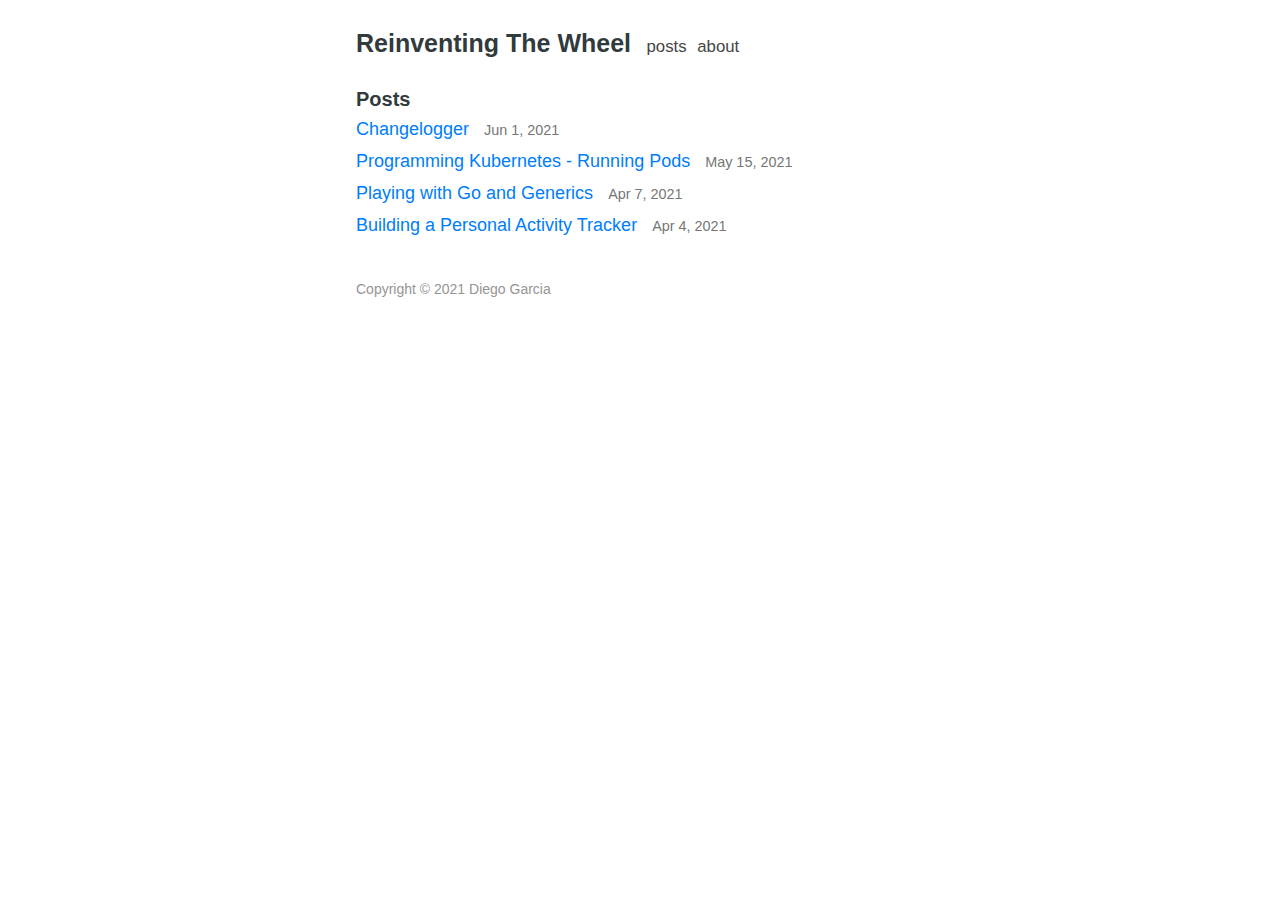
<file: posts/index.html>
<!DOCTYPE html>
<html><head>
    <meta charset="utf-8">
    <meta name="viewport" content="width=device-width, initial-scale=1.0">
    <meta name="description" content="Reinventing the wheel to learn how a wheel works">
    
    <link rel="shortcut icon" href="/favicon.ico">
    <link rel="alternate" type="application/rss+xml" href="/posts/index.xml" title="Reinventing The Wheel">
    
    <link rel="stylesheet" href="/css/style.min.css">

    <title>Posts</title>
</head>
<body><header id="banner">
    <h2><a href="/">Reinventing The Wheel</a></h2>
    <nav>
        <ul>
            <li>
                <a href="/" title="posts">posts</a>
            </li><li>
                <a href="/about/" title="">about</a>
            </li>
        </ul>
    </nav>
</header>
<main id="content"><h3>Posts</h3>
<ul id="posts">
    <li>
        <a href="/changelogger/">
            Changelogger
            <small><time>Jun 1, 2021</time></small>
        </a>
    </li>
    <li>
        <a href="/programming-kubernetes-running-pods/">
            Programming Kubernetes - Running Pods
            <small><time>May 15, 2021</time></small>
        </a>
    </li>
    <li>
        <a href="/playing-with-go-and-generics/">
            Playing with Go and Generics
            <small><time>Apr 7, 2021</time></small>
        </a>
    </li>
    <li>
        <a href="/building-a-personal-activity-tracker/">
            Building a Personal Activity Tracker
            <small><time>Apr 4, 2021</time></small>
        </a>
    </li>
</ul>

        </main><footer id="footer">
    Copyright © 2021 Diego Garcia
</footer>
</body>
</html>
</file>
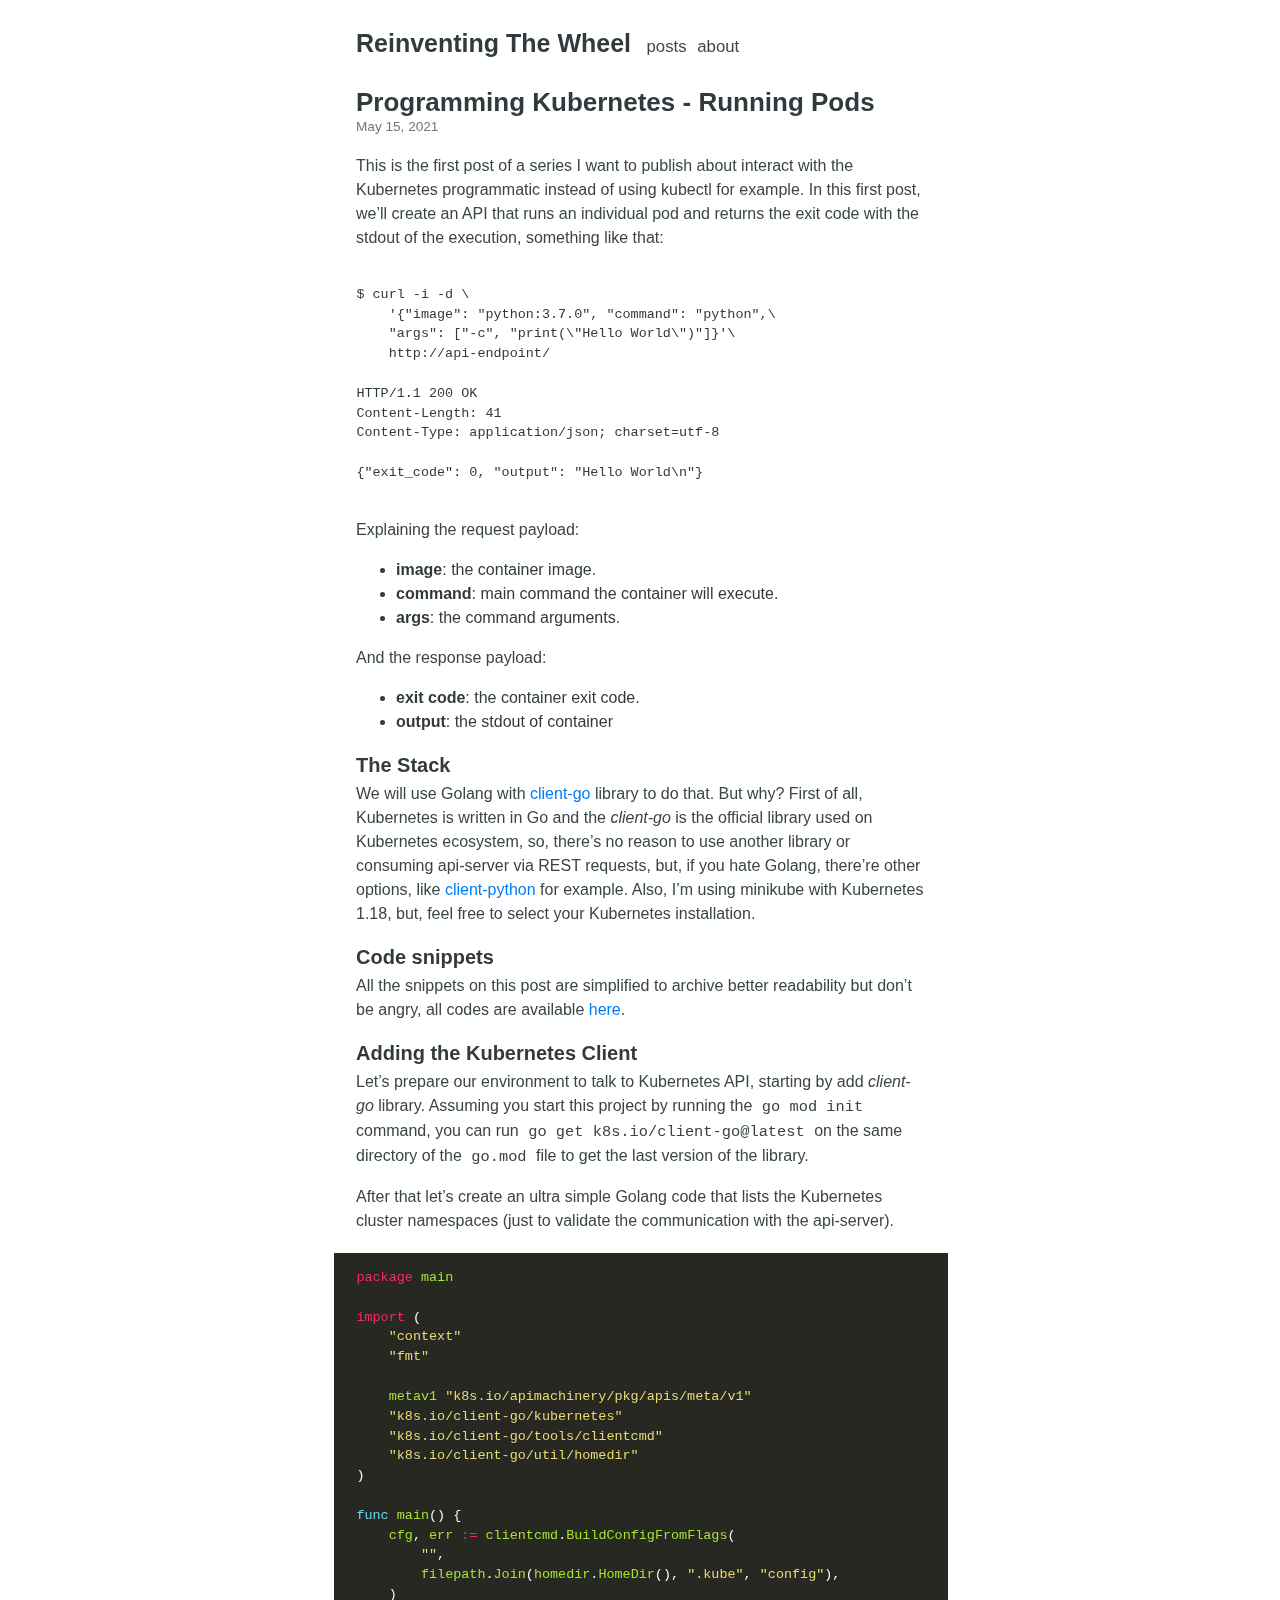
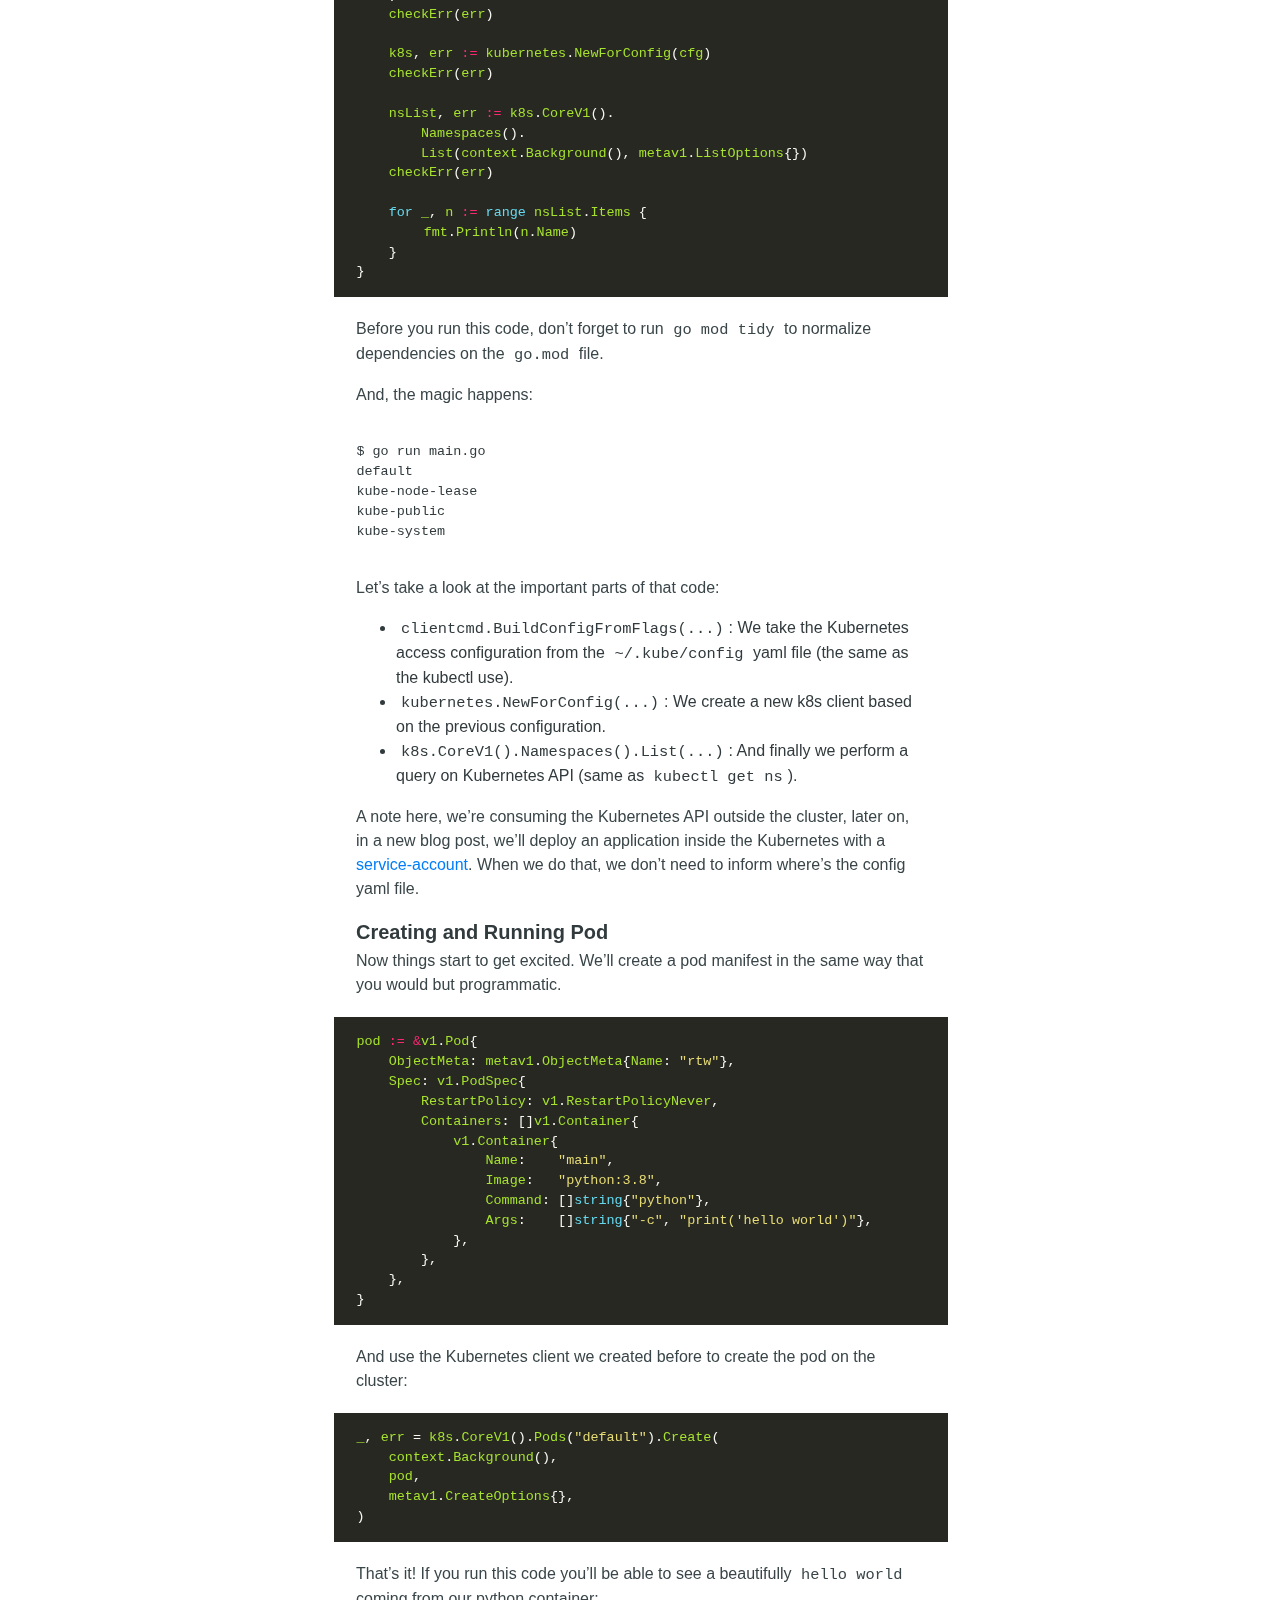
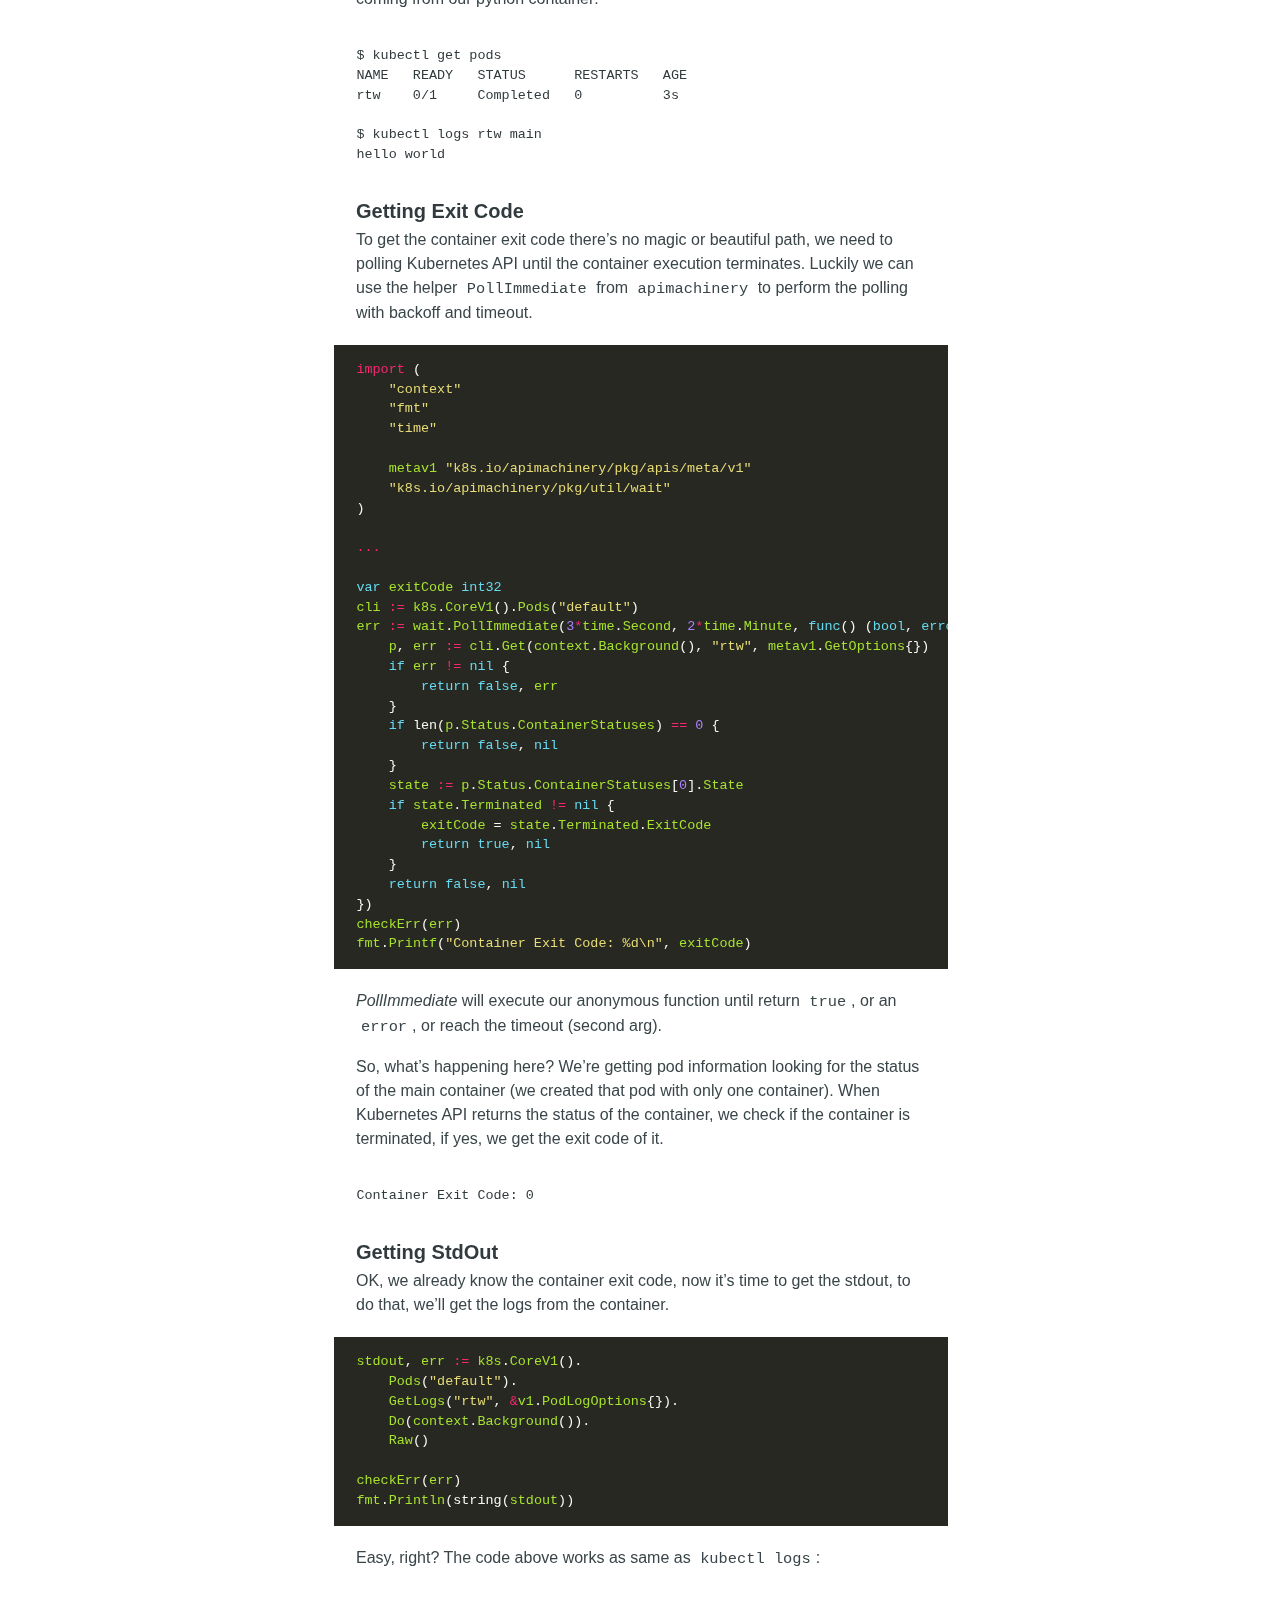
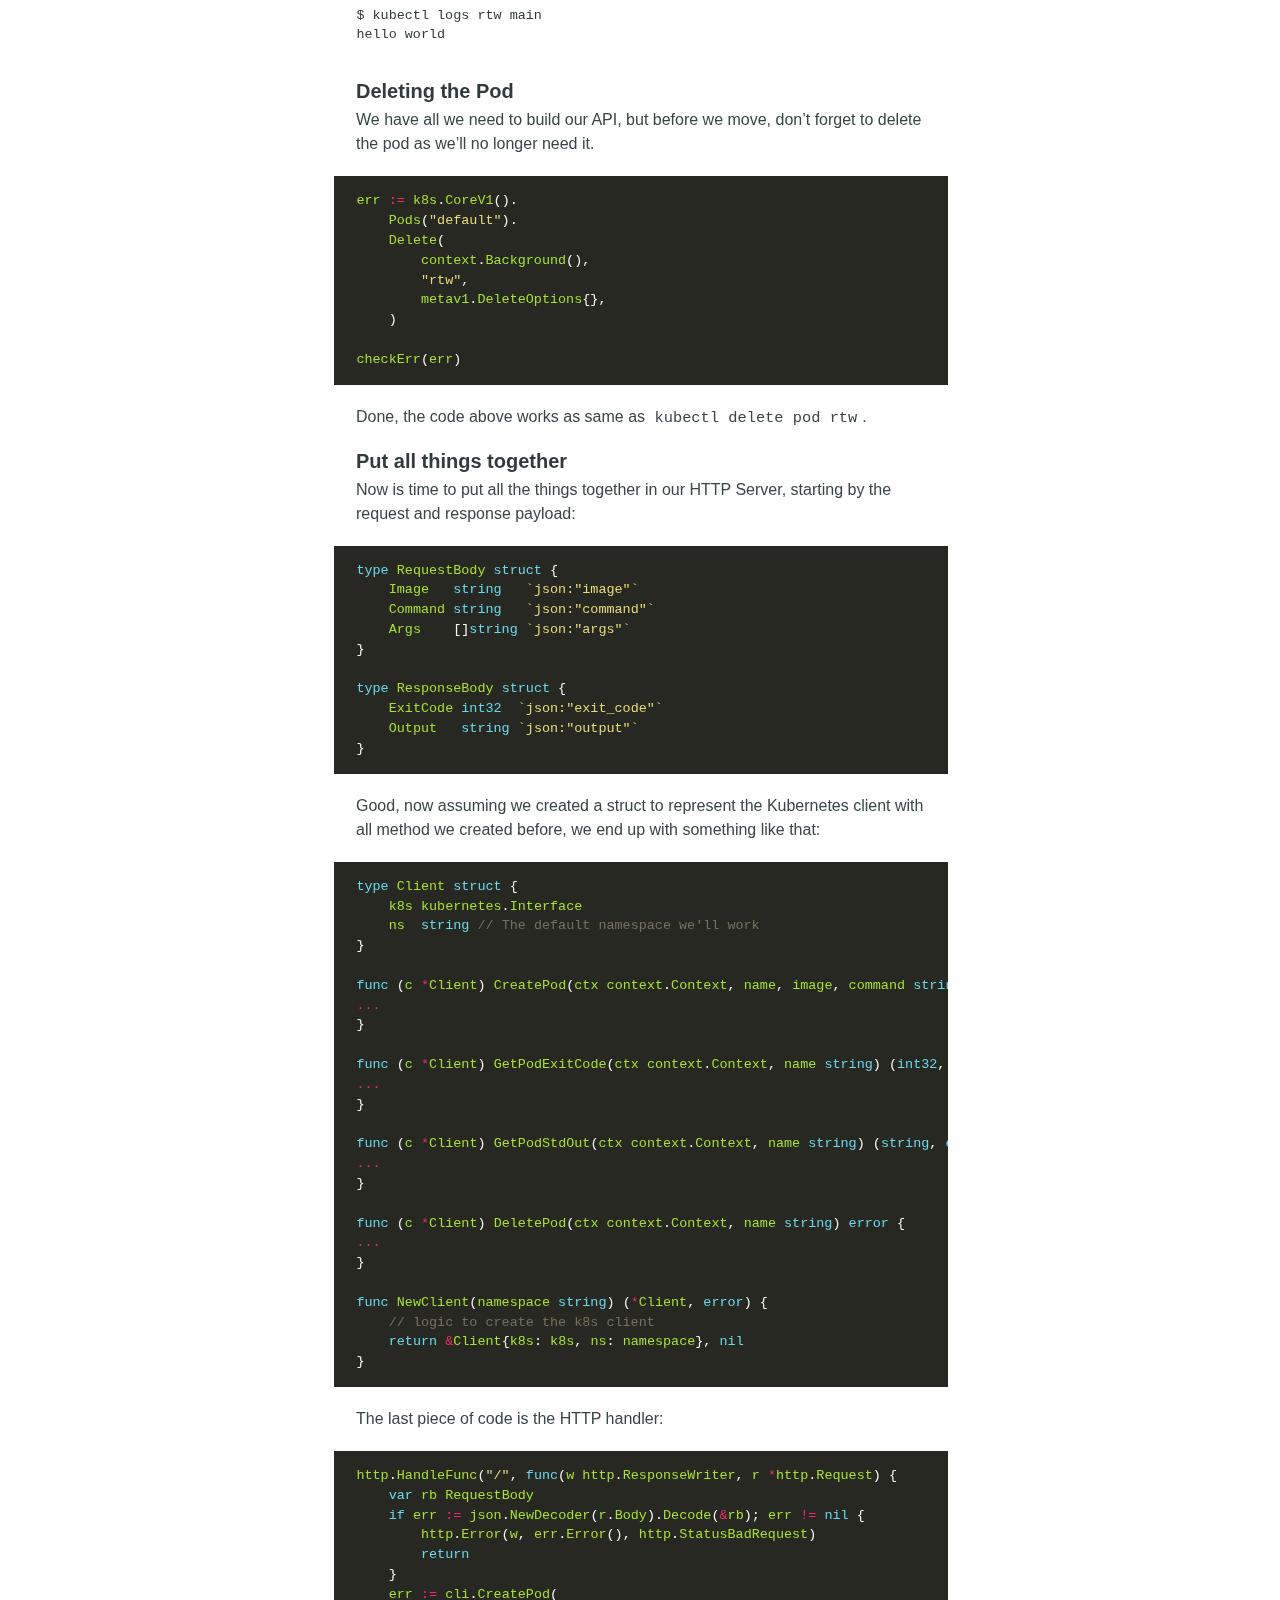
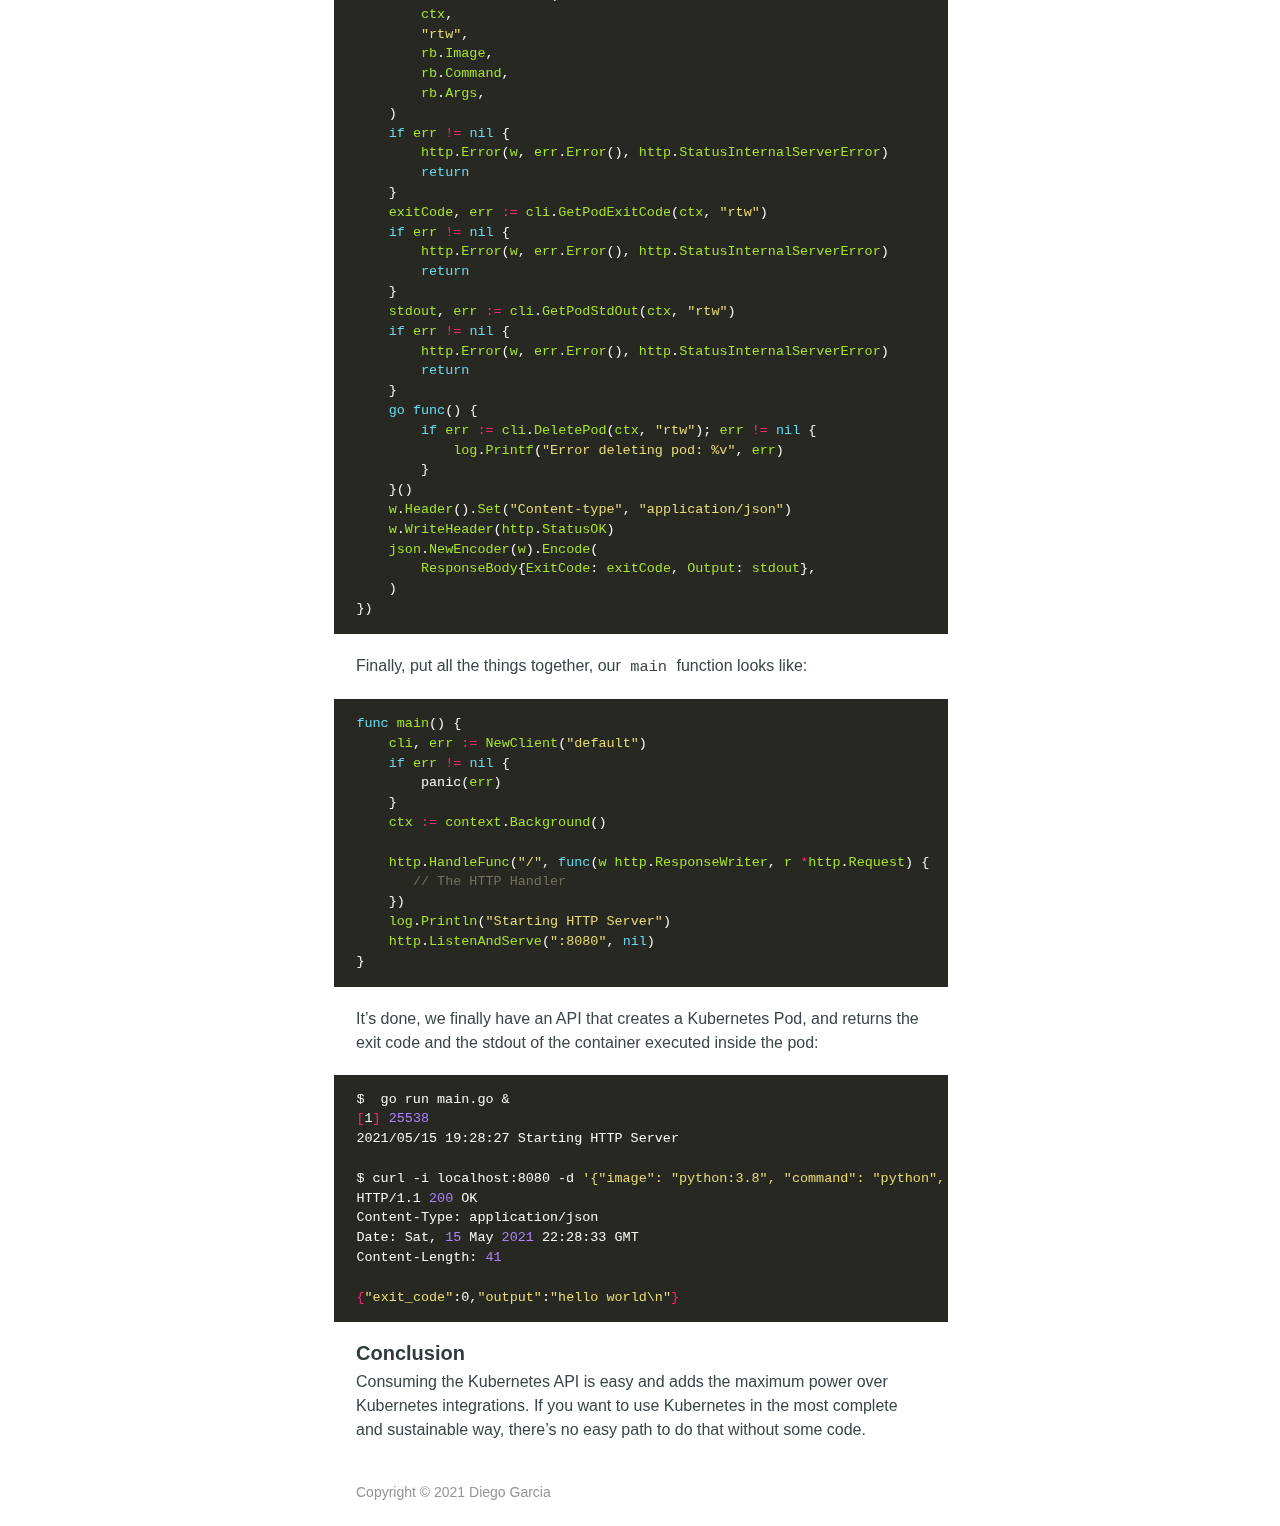
<file: programming-kubernetes-running-pods/index.html>
<!DOCTYPE html>
<html><head>
    <meta charset="utf-8">
    <meta name="viewport" content="width=device-width, initial-scale=1.0">
    <meta name="description" content="Reinventing the wheel to learn how a wheel works">
    
    <link rel="shortcut icon" href="/favicon.ico">
    
    <link rel="stylesheet" href="/css/style.min.css">

    <title>Programming Kubernetes - Running Pods</title>
</head>
<body><header id="banner">
    <h2><a href="/">Reinventing The Wheel</a></h2>
    <nav>
        <ul>
            <li>
                <a href="/" title="posts">posts</a>
            </li><li>
                <a href="/about/" title="">about</a>
            </li>
        </ul>
    </nav>
</header>
<main id="content">
<article>
    <header id="post-header">
        <h1>Programming Kubernetes - Running Pods</h1><time>May 15, 2021</time></header><p>This is the first post of a series I want to publish about interact with the Kubernetes programmatic instead of using kubectl for example.
In this first post, we&rsquo;ll create an API that runs an individual pod and returns the exit code with the stdout of the execution,
something like that:</p>
<pre><code>$ curl -i -d \
    '{&quot;image&quot;: &quot;python:3.7.0&quot;, &quot;command&quot;: &quot;python&quot;,\
    &quot;args&quot;: [&quot;-c&quot;, &quot;print(\&quot;Hello World\&quot;)&quot;]}'\
    http://api-endpoint/

HTTP/1.1 200 OK
Content-Length: 41
Content-Type: application/json; charset=utf-8

{&quot;exit_code&quot;: 0, &quot;output&quot;: &quot;Hello World\n&quot;}
</code></pre><p>Explaining the request payload:</p>
<ul>
<li><strong>image</strong>: the container image.</li>
<li><strong>command</strong>: main command the container will execute.</li>
<li><strong>args</strong>: the command arguments.</li>
</ul>
<p>And the response payload:</p>
<ul>
<li><strong>exit code</strong>: the container exit code.</li>
<li><strong>output</strong>: the stdout of container</li>
</ul>
<h3 id="the-stack">The Stack</h3>
<p>We will use Golang with <a href="https://github.com/kubernetes/client-go">client-go</a> library to do that.
But why? First of all, Kubernetes is written in Go and the <em>client-go</em> is the official library used on Kubernetes ecosystem, so, there&rsquo;s no
reason to use another library or consuming api-server via REST requests, but, if you hate Golang, there&rsquo;re other options, like
<a href="https://github.com/kubernetes-client/python">client-python</a> for example.
Also, I&rsquo;m using minikube with Kubernetes 1.18, but, feel free to select your Kubernetes installation.</p>
<h3 id="code-snippets">Code snippets</h3>
<p>All the snippets on this post are simplified to archive better readability but don&rsquo;t be angry, all codes are available <a href="https://github.com/drgarcia1986/drgarcia1986.github.io/tree/samples/programming-kubernetes-running-pods">here</a>.</p>
<h3 id="adding-the-kubernetes-client">Adding the Kubernetes Client</h3>
<p>Let&rsquo;s prepare our environment to talk to Kubernetes API, starting by add <em>client-go</em> library.
Assuming you start this project by running the <code>go mod init</code> command, you can run <code>go get k8s.io/client-go@latest</code> on the same directory of the <code>go.mod</code> file
to get the last version of the library.</p>
<p>After that let&rsquo;s create an ultra simple Golang code that lists the Kubernetes cluster namespaces (just to validate the communication with the api-server).</p>
<div class="highlight"><pre class="chroma"><code class="language-go" data-lang="go"><span class="kn">package</span> <span class="nx">main</span>

<span class="kn">import</span> <span class="p">(</span>
    <span class="s">&#34;context&#34;</span>
    <span class="s">&#34;fmt&#34;</span>

    <span class="nx">metav1</span> <span class="s">&#34;k8s.io/apimachinery/pkg/apis/meta/v1&#34;</span>
    <span class="s">&#34;k8s.io/client-go/kubernetes&#34;</span>
    <span class="s">&#34;k8s.io/client-go/tools/clientcmd&#34;</span>
    <span class="s">&#34;k8s.io/client-go/util/homedir&#34;</span>
<span class="p">)</span>

<span class="kd">func</span> <span class="nf">main</span><span class="p">()</span> <span class="p">{</span>
    <span class="nx">cfg</span><span class="p">,</span> <span class="nx">err</span> <span class="o">:=</span> <span class="nx">clientcmd</span><span class="p">.</span><span class="nf">BuildConfigFromFlags</span><span class="p">(</span>
        <span class="s">&#34;&#34;</span><span class="p">,</span>
        <span class="nx">filepath</span><span class="p">.</span><span class="nf">Join</span><span class="p">(</span><span class="nx">homedir</span><span class="p">.</span><span class="nf">HomeDir</span><span class="p">(),</span> <span class="s">&#34;.kube&#34;</span><span class="p">,</span> <span class="s">&#34;config&#34;</span><span class="p">),</span>
    <span class="p">)</span>
    <span class="nf">checkErr</span><span class="p">(</span><span class="nx">err</span><span class="p">)</span>

    <span class="nx">k8s</span><span class="p">,</span> <span class="nx">err</span> <span class="o">:=</span> <span class="nx">kubernetes</span><span class="p">.</span><span class="nf">NewForConfig</span><span class="p">(</span><span class="nx">cfg</span><span class="p">)</span>
    <span class="nf">checkErr</span><span class="p">(</span><span class="nx">err</span><span class="p">)</span>

    <span class="nx">nsList</span><span class="p">,</span> <span class="nx">err</span> <span class="o">:=</span> <span class="nx">k8s</span><span class="p">.</span><span class="nf">CoreV1</span><span class="p">().</span>
        <span class="nf">Namespaces</span><span class="p">().</span>
        <span class="nf">List</span><span class="p">(</span><span class="nx">context</span><span class="p">.</span><span class="nf">Background</span><span class="p">(),</span> <span class="nx">metav1</span><span class="p">.</span><span class="nx">ListOptions</span><span class="p">{})</span>
    <span class="nf">checkErr</span><span class="p">(</span><span class="nx">err</span><span class="p">)</span>

    <span class="k">for</span> <span class="nx">_</span><span class="p">,</span> <span class="nx">n</span> <span class="o">:=</span> <span class="k">range</span> <span class="nx">nsList</span><span class="p">.</span><span class="nx">Items</span> <span class="p">{</span>
    	<span class="nx">fmt</span><span class="p">.</span><span class="nf">Println</span><span class="p">(</span><span class="nx">n</span><span class="p">.</span><span class="nx">Name</span><span class="p">)</span>
    <span class="p">}</span>
<span class="p">}</span>
</code></pre></div><p>Before you run this code, don&rsquo;t forget to run <code>go mod tidy</code> to normalize dependencies on the <code>go.mod</code> file.</p>
<p>And, the magic happens:</p>
<pre><code>$ go run main.go
default
kube-node-lease
kube-public
kube-system
</code></pre><p>Let&rsquo;s take a look at the important parts of that code:</p>
<ul>
<li><code>clientcmd.BuildConfigFromFlags(...)</code>: We take the Kubernetes access configuration from the <code>~/.kube/config</code> yaml file (the same as the kubectl use).</li>
<li><code>kubernetes.NewForConfig(...)</code>: We create a new k8s client based on the previous configuration.</li>
<li><code>k8s.CoreV1().Namespaces().List(...)</code>: And finally we perform a query on Kubernetes API (same as <code>kubectl get ns</code>).</li>
</ul>
<p>A note here, we&rsquo;re consuming the Kubernetes API outside the cluster, later on, in a new blog post, we&rsquo;ll deploy an application inside the Kubernetes with a <a href="https://kubernetes.io/docs/tasks/configure-pod-container/configure-service-account/">service-account</a>.
When we do that, we don&rsquo;t need to inform where&rsquo;s the config yaml file.</p>
<h3 id="creating-and-running-pod">Creating and Running Pod</h3>
<p>Now things start to get excited.
We&rsquo;ll create a pod manifest in the same way that you would but programmatic.</p>
<div class="highlight"><pre class="chroma"><code class="language-go" data-lang="go"><span class="nx">pod</span> <span class="o">:=</span> <span class="o">&amp;</span><span class="nx">v1</span><span class="p">.</span><span class="nx">Pod</span><span class="p">{</span>
    <span class="nx">ObjectMeta</span><span class="p">:</span> <span class="nx">metav1</span><span class="p">.</span><span class="nx">ObjectMeta</span><span class="p">{</span><span class="nx">Name</span><span class="p">:</span> <span class="s">&#34;rtw&#34;</span><span class="p">},</span>
    <span class="nx">Spec</span><span class="p">:</span> <span class="nx">v1</span><span class="p">.</span><span class="nx">PodSpec</span><span class="p">{</span>
        <span class="nx">RestartPolicy</span><span class="p">:</span> <span class="nx">v1</span><span class="p">.</span><span class="nx">RestartPolicyNever</span><span class="p">,</span>
        <span class="nx">Containers</span><span class="p">:</span> <span class="p">[]</span><span class="nx">v1</span><span class="p">.</span><span class="nx">Container</span><span class="p">{</span>
            <span class="nx">v1</span><span class="p">.</span><span class="nx">Container</span><span class="p">{</span>
                <span class="nx">Name</span><span class="p">:</span>    <span class="s">&#34;main&#34;</span><span class="p">,</span>
                <span class="nx">Image</span><span class="p">:</span>   <span class="s">&#34;python:3.8&#34;</span><span class="p">,</span>
                <span class="nx">Command</span><span class="p">:</span> <span class="p">[]</span><span class="kt">string</span><span class="p">{</span><span class="s">&#34;python&#34;</span><span class="p">},</span>
                <span class="nx">Args</span><span class="p">:</span>    <span class="p">[]</span><span class="kt">string</span><span class="p">{</span><span class="s">&#34;-c&#34;</span><span class="p">,</span> <span class="s">&#34;print(&#39;hello world&#39;)&#34;</span><span class="p">},</span>
            <span class="p">},</span>
        <span class="p">},</span>
    <span class="p">},</span>
<span class="p">}</span>
</code></pre></div><p>And use the Kubernetes client we created before to create the pod on the cluster:</p>
<div class="highlight"><pre class="chroma"><code class="language-go" data-lang="go"><span class="nx">_</span><span class="p">,</span> <span class="nx">err</span> <span class="p">=</span> <span class="nx">k8s</span><span class="p">.</span><span class="nf">CoreV1</span><span class="p">().</span><span class="nf">Pods</span><span class="p">(</span><span class="s">&#34;default&#34;</span><span class="p">).</span><span class="nf">Create</span><span class="p">(</span>
    <span class="nx">context</span><span class="p">.</span><span class="nf">Background</span><span class="p">(),</span>
    <span class="nx">pod</span><span class="p">,</span>
    <span class="nx">metav1</span><span class="p">.</span><span class="nx">CreateOptions</span><span class="p">{},</span>
<span class="p">)</span>
</code></pre></div><p>That&rsquo;s it! If you run this code you&rsquo;ll be able to see a beautifully <code>hello world</code> coming from our python container:</p>
<pre><code>$ kubectl get pods
NAME   READY   STATUS      RESTARTS   AGE
rtw    0/1     Completed   0          3s

$ kubectl logs rtw main
hello world
</code></pre><h3 id="getting-exit-code">Getting Exit Code</h3>
<p>To get the container exit code there&rsquo;s no magic or beautiful path, we need to polling Kubernetes API until the container execution terminates.
Luckily we can use the helper <code>PollImmediate</code> from <code>apimachinery</code> to perform the polling with backoff and timeout.</p>
<div class="highlight"><pre class="chroma"><code class="language-go" data-lang="go"><span class="kn">import</span> <span class="p">(</span>
    <span class="s">&#34;context&#34;</span>
    <span class="s">&#34;fmt&#34;</span>
    <span class="s">&#34;time&#34;</span>

    <span class="nx">metav1</span> <span class="s">&#34;k8s.io/apimachinery/pkg/apis/meta/v1&#34;</span>
    <span class="s">&#34;k8s.io/apimachinery/pkg/util/wait&#34;</span>
<span class="p">)</span>

<span class="o">...</span>

<span class="kd">var</span> <span class="nx">exitCode</span> <span class="kt">int32</span>
<span class="nx">cli</span> <span class="o">:=</span> <span class="nx">k8s</span><span class="p">.</span><span class="nf">CoreV1</span><span class="p">().</span><span class="nf">Pods</span><span class="p">(</span><span class="s">&#34;default&#34;</span><span class="p">)</span>
<span class="nx">err</span> <span class="o">:=</span> <span class="nx">wait</span><span class="p">.</span><span class="nf">PollImmediate</span><span class="p">(</span><span class="mi">3</span><span class="o">*</span><span class="nx">time</span><span class="p">.</span><span class="nx">Second</span><span class="p">,</span> <span class="mi">2</span><span class="o">*</span><span class="nx">time</span><span class="p">.</span><span class="nx">Minute</span><span class="p">,</span> <span class="kd">func</span><span class="p">()</span> <span class="p">(</span><span class="kt">bool</span><span class="p">,</span> <span class="kt">error</span><span class="p">)</span> <span class="p">{</span>
    <span class="nx">p</span><span class="p">,</span> <span class="nx">err</span> <span class="o">:=</span> <span class="nx">cli</span><span class="p">.</span><span class="nf">Get</span><span class="p">(</span><span class="nx">context</span><span class="p">.</span><span class="nf">Background</span><span class="p">(),</span> <span class="s">&#34;rtw&#34;</span><span class="p">,</span> <span class="nx">metav1</span><span class="p">.</span><span class="nx">GetOptions</span><span class="p">{})</span>
    <span class="k">if</span> <span class="nx">err</span> <span class="o">!=</span> <span class="kc">nil</span> <span class="p">{</span>
        <span class="k">return</span> <span class="kc">false</span><span class="p">,</span> <span class="nx">err</span>
    <span class="p">}</span>
    <span class="k">if</span> <span class="nb">len</span><span class="p">(</span><span class="nx">p</span><span class="p">.</span><span class="nx">Status</span><span class="p">.</span><span class="nx">ContainerStatuses</span><span class="p">)</span> <span class="o">==</span> <span class="mi">0</span> <span class="p">{</span>
        <span class="k">return</span> <span class="kc">false</span><span class="p">,</span> <span class="kc">nil</span>
    <span class="p">}</span>
    <span class="nx">state</span> <span class="o">:=</span> <span class="nx">p</span><span class="p">.</span><span class="nx">Status</span><span class="p">.</span><span class="nx">ContainerStatuses</span><span class="p">[</span><span class="mi">0</span><span class="p">].</span><span class="nx">State</span>
    <span class="k">if</span> <span class="nx">state</span><span class="p">.</span><span class="nx">Terminated</span> <span class="o">!=</span> <span class="kc">nil</span> <span class="p">{</span>
        <span class="nx">exitCode</span> <span class="p">=</span> <span class="nx">state</span><span class="p">.</span><span class="nx">Terminated</span><span class="p">.</span><span class="nx">ExitCode</span>
        <span class="k">return</span> <span class="kc">true</span><span class="p">,</span> <span class="kc">nil</span>
    <span class="p">}</span>
    <span class="k">return</span> <span class="kc">false</span><span class="p">,</span> <span class="kc">nil</span>
<span class="p">})</span>
<span class="nf">checkErr</span><span class="p">(</span><span class="nx">err</span><span class="p">)</span>
<span class="nx">fmt</span><span class="p">.</span><span class="nf">Printf</span><span class="p">(</span><span class="s">&#34;Container Exit Code: %d\n&#34;</span><span class="p">,</span> <span class="nx">exitCode</span><span class="p">)</span>
</code></pre></div><p><em>PollImmediate</em> will execute our anonymous function until return <code>true</code>, or an <code>error</code>, or reach the timeout (second arg).</p>
<p>So, what&rsquo;s happening here?
We&rsquo;re getting pod information looking for the status of the main container (we created that pod with only one container).
When Kubernetes API returns the status of the container, we check if the container is terminated, if yes, we get the exit code of it.</p>
<pre><code>Container Exit Code: 0
</code></pre><h3 id="getting-stdout">Getting StdOut</h3>
<p>OK, we already know the container exit code, now it&rsquo;s time to get the stdout, to do that, we&rsquo;ll get the logs from the container.</p>
<div class="highlight"><pre class="chroma"><code class="language-go" data-lang="go"><span class="nx">stdout</span><span class="p">,</span> <span class="nx">err</span> <span class="o">:=</span> <span class="nx">k8s</span><span class="p">.</span><span class="nf">CoreV1</span><span class="p">().</span>
    <span class="nf">Pods</span><span class="p">(</span><span class="s">&#34;default&#34;</span><span class="p">).</span>
    <span class="nf">GetLogs</span><span class="p">(</span><span class="s">&#34;rtw&#34;</span><span class="p">,</span> <span class="o">&amp;</span><span class="nx">v1</span><span class="p">.</span><span class="nx">PodLogOptions</span><span class="p">{}).</span>
    <span class="nf">Do</span><span class="p">(</span><span class="nx">context</span><span class="p">.</span><span class="nf">Background</span><span class="p">()).</span>
    <span class="nf">Raw</span><span class="p">()</span>

<span class="nf">checkErr</span><span class="p">(</span><span class="nx">err</span><span class="p">)</span>
<span class="nx">fmt</span><span class="p">.</span><span class="nf">Println</span><span class="p">(</span><span class="nb">string</span><span class="p">(</span><span class="nx">stdout</span><span class="p">))</span>
</code></pre></div><p>Easy, right? The code above works as same as <code>kubectl logs</code>:</p>
<pre><code>$ kubectl logs rtw main
hello world
</code></pre><h3 id="deleting-the-pod">Deleting the Pod</h3>
<p>We have all we need to build our API, but before we move, don&rsquo;t forget to delete the pod as we&rsquo;ll no longer need it.</p>
<div class="highlight"><pre class="chroma"><code class="language-go" data-lang="go"><span class="nx">err</span> <span class="o">:=</span> <span class="nx">k8s</span><span class="p">.</span><span class="nf">CoreV1</span><span class="p">().</span>
    <span class="nf">Pods</span><span class="p">(</span><span class="s">&#34;default&#34;</span><span class="p">).</span>
    <span class="nf">Delete</span><span class="p">(</span>
        <span class="nx">context</span><span class="p">.</span><span class="nf">Background</span><span class="p">(),</span>
        <span class="s">&#34;rtw&#34;</span><span class="p">,</span>
        <span class="nx">metav1</span><span class="p">.</span><span class="nx">DeleteOptions</span><span class="p">{},</span>
    <span class="p">)</span>

<span class="nf">checkErr</span><span class="p">(</span><span class="nx">err</span><span class="p">)</span>
</code></pre></div><p>Done, the code above works as same as <code>kubectl delete pod rtw</code>.</p>
<h3 id="put-all-things-together">Put all things together</h3>
<p>Now is time to put all the things together in our HTTP Server, starting by the request and response payload:</p>
<div class="highlight"><pre class="chroma"><code class="language-go" data-lang="go"><span class="kd">type</span> <span class="nx">RequestBody</span> <span class="kd">struct</span> <span class="p">{</span>
    <span class="nx">Image</span>   <span class="kt">string</span>   <span class="s">`json:&#34;image&#34;`</span>
    <span class="nx">Command</span> <span class="kt">string</span>   <span class="s">`json:&#34;command&#34;`</span>
    <span class="nx">Args</span>    <span class="p">[]</span><span class="kt">string</span> <span class="s">`json:&#34;args&#34;`</span>
<span class="p">}</span>

<span class="kd">type</span> <span class="nx">ResponseBody</span> <span class="kd">struct</span> <span class="p">{</span>
    <span class="nx">ExitCode</span> <span class="kt">int32</span>  <span class="s">`json:&#34;exit_code&#34;`</span>
    <span class="nx">Output</span>   <span class="kt">string</span> <span class="s">`json:&#34;output&#34;`</span>
<span class="p">}</span>
</code></pre></div><p>Good, now assuming we created a struct to represent the Kubernetes client with all method we created before, we end up with something like that:</p>
<div class="highlight"><pre class="chroma"><code class="language-go" data-lang="go"><span class="kd">type</span> <span class="nx">Client</span> <span class="kd">struct</span> <span class="p">{</span>
    <span class="nx">k8s</span> <span class="nx">kubernetes</span><span class="p">.</span><span class="nx">Interface</span>
    <span class="nx">ns</span>  <span class="kt">string</span> <span class="c1">// The default namespace we&#39;ll work
</span><span class="c1"></span><span class="p">}</span>

<span class="kd">func</span> <span class="p">(</span><span class="nx">c</span> <span class="o">*</span><span class="nx">Client</span><span class="p">)</span> <span class="nf">CreatePod</span><span class="p">(</span><span class="nx">ctx</span> <span class="nx">context</span><span class="p">.</span><span class="nx">Context</span><span class="p">,</span> <span class="nx">name</span><span class="p">,</span> <span class="nx">image</span><span class="p">,</span> <span class="nx">command</span> <span class="kt">string</span><span class="p">,</span> <span class="nx">args</span> <span class="p">[]</span><span class="kt">string</span><span class="p">)</span> <span class="kt">error</span> <span class="p">{</span>
<span class="o">...</span>
<span class="p">}</span>

<span class="kd">func</span> <span class="p">(</span><span class="nx">c</span> <span class="o">*</span><span class="nx">Client</span><span class="p">)</span> <span class="nf">GetPodExitCode</span><span class="p">(</span><span class="nx">ctx</span> <span class="nx">context</span><span class="p">.</span><span class="nx">Context</span><span class="p">,</span> <span class="nx">name</span> <span class="kt">string</span><span class="p">)</span> <span class="p">(</span><span class="kt">int32</span><span class="p">,</span> <span class="kt">error</span><span class="p">)</span> <span class="p">{</span>
<span class="o">...</span>
<span class="p">}</span>

<span class="kd">func</span> <span class="p">(</span><span class="nx">c</span> <span class="o">*</span><span class="nx">Client</span><span class="p">)</span> <span class="nf">GetPodStdOut</span><span class="p">(</span><span class="nx">ctx</span> <span class="nx">context</span><span class="p">.</span><span class="nx">Context</span><span class="p">,</span> <span class="nx">name</span> <span class="kt">string</span><span class="p">)</span> <span class="p">(</span><span class="kt">string</span><span class="p">,</span> <span class="kt">error</span><span class="p">)</span> <span class="p">{</span>
<span class="o">...</span>
<span class="p">}</span>

<span class="kd">func</span> <span class="p">(</span><span class="nx">c</span> <span class="o">*</span><span class="nx">Client</span><span class="p">)</span> <span class="nf">DeletePod</span><span class="p">(</span><span class="nx">ctx</span> <span class="nx">context</span><span class="p">.</span><span class="nx">Context</span><span class="p">,</span> <span class="nx">name</span> <span class="kt">string</span><span class="p">)</span> <span class="kt">error</span> <span class="p">{</span>
<span class="o">...</span>
<span class="p">}</span>

<span class="kd">func</span> <span class="nf">NewClient</span><span class="p">(</span><span class="nx">namespace</span> <span class="kt">string</span><span class="p">)</span> <span class="p">(</span><span class="o">*</span><span class="nx">Client</span><span class="p">,</span> <span class="kt">error</span><span class="p">)</span> <span class="p">{</span>
    <span class="c1">// logic to create the k8s client
</span><span class="c1"></span>    <span class="k">return</span> <span class="o">&amp;</span><span class="nx">Client</span><span class="p">{</span><span class="nx">k8s</span><span class="p">:</span> <span class="nx">k8s</span><span class="p">,</span> <span class="nx">ns</span><span class="p">:</span> <span class="nx">namespace</span><span class="p">},</span> <span class="kc">nil</span>
<span class="p">}</span>
</code></pre></div><p>The last piece of code is the HTTP handler:</p>
<div class="highlight"><pre class="chroma"><code class="language-go" data-lang="go"><span class="nx">http</span><span class="p">.</span><span class="nf">HandleFunc</span><span class="p">(</span><span class="s">&#34;/&#34;</span><span class="p">,</span> <span class="kd">func</span><span class="p">(</span><span class="nx">w</span> <span class="nx">http</span><span class="p">.</span><span class="nx">ResponseWriter</span><span class="p">,</span> <span class="nx">r</span> <span class="o">*</span><span class="nx">http</span><span class="p">.</span><span class="nx">Request</span><span class="p">)</span> <span class="p">{</span>
    <span class="kd">var</span> <span class="nx">rb</span> <span class="nx">RequestBody</span>
    <span class="k">if</span> <span class="nx">err</span> <span class="o">:=</span> <span class="nx">json</span><span class="p">.</span><span class="nf">NewDecoder</span><span class="p">(</span><span class="nx">r</span><span class="p">.</span><span class="nx">Body</span><span class="p">).</span><span class="nf">Decode</span><span class="p">(</span><span class="o">&amp;</span><span class="nx">rb</span><span class="p">);</span> <span class="nx">err</span> <span class="o">!=</span> <span class="kc">nil</span> <span class="p">{</span>
        <span class="nx">http</span><span class="p">.</span><span class="nf">Error</span><span class="p">(</span><span class="nx">w</span><span class="p">,</span> <span class="nx">err</span><span class="p">.</span><span class="nf">Error</span><span class="p">(),</span> <span class="nx">http</span><span class="p">.</span><span class="nx">StatusBadRequest</span><span class="p">)</span>
        <span class="k">return</span>
    <span class="p">}</span>
    <span class="nx">err</span> <span class="o">:=</span> <span class="nx">cli</span><span class="p">.</span><span class="nf">CreatePod</span><span class="p">(</span>
        <span class="nx">ctx</span><span class="p">,</span>
        <span class="s">&#34;rtw&#34;</span><span class="p">,</span>
        <span class="nx">rb</span><span class="p">.</span><span class="nx">Image</span><span class="p">,</span>
        <span class="nx">rb</span><span class="p">.</span><span class="nx">Command</span><span class="p">,</span>
        <span class="nx">rb</span><span class="p">.</span><span class="nx">Args</span><span class="p">,</span>
    <span class="p">)</span>
    <span class="k">if</span> <span class="nx">err</span> <span class="o">!=</span> <span class="kc">nil</span> <span class="p">{</span>
        <span class="nx">http</span><span class="p">.</span><span class="nf">Error</span><span class="p">(</span><span class="nx">w</span><span class="p">,</span> <span class="nx">err</span><span class="p">.</span><span class="nf">Error</span><span class="p">(),</span> <span class="nx">http</span><span class="p">.</span><span class="nx">StatusInternalServerError</span><span class="p">)</span>
        <span class="k">return</span>
    <span class="p">}</span>
    <span class="nx">exitCode</span><span class="p">,</span> <span class="nx">err</span> <span class="o">:=</span> <span class="nx">cli</span><span class="p">.</span><span class="nf">GetPodExitCode</span><span class="p">(</span><span class="nx">ctx</span><span class="p">,</span> <span class="s">&#34;rtw&#34;</span><span class="p">)</span>
    <span class="k">if</span> <span class="nx">err</span> <span class="o">!=</span> <span class="kc">nil</span> <span class="p">{</span>
        <span class="nx">http</span><span class="p">.</span><span class="nf">Error</span><span class="p">(</span><span class="nx">w</span><span class="p">,</span> <span class="nx">err</span><span class="p">.</span><span class="nf">Error</span><span class="p">(),</span> <span class="nx">http</span><span class="p">.</span><span class="nx">StatusInternalServerError</span><span class="p">)</span>
        <span class="k">return</span>
    <span class="p">}</span>
    <span class="nx">stdout</span><span class="p">,</span> <span class="nx">err</span> <span class="o">:=</span> <span class="nx">cli</span><span class="p">.</span><span class="nf">GetPodStdOut</span><span class="p">(</span><span class="nx">ctx</span><span class="p">,</span> <span class="s">&#34;rtw&#34;</span><span class="p">)</span>
    <span class="k">if</span> <span class="nx">err</span> <span class="o">!=</span> <span class="kc">nil</span> <span class="p">{</span>
        <span class="nx">http</span><span class="p">.</span><span class="nf">Error</span><span class="p">(</span><span class="nx">w</span><span class="p">,</span> <span class="nx">err</span><span class="p">.</span><span class="nf">Error</span><span class="p">(),</span> <span class="nx">http</span><span class="p">.</span><span class="nx">StatusInternalServerError</span><span class="p">)</span>
        <span class="k">return</span>
    <span class="p">}</span>
    <span class="k">go</span> <span class="kd">func</span><span class="p">()</span> <span class="p">{</span>
        <span class="k">if</span> <span class="nx">err</span> <span class="o">:=</span> <span class="nx">cli</span><span class="p">.</span><span class="nf">DeletePod</span><span class="p">(</span><span class="nx">ctx</span><span class="p">,</span> <span class="s">&#34;rtw&#34;</span><span class="p">);</span> <span class="nx">err</span> <span class="o">!=</span> <span class="kc">nil</span> <span class="p">{</span>
            <span class="nx">log</span><span class="p">.</span><span class="nf">Printf</span><span class="p">(</span><span class="s">&#34;Error deleting pod: %v&#34;</span><span class="p">,</span> <span class="nx">err</span><span class="p">)</span>
        <span class="p">}</span>
    <span class="p">}()</span>
    <span class="nx">w</span><span class="p">.</span><span class="nf">Header</span><span class="p">().</span><span class="nf">Set</span><span class="p">(</span><span class="s">&#34;Content-type&#34;</span><span class="p">,</span> <span class="s">&#34;application/json&#34;</span><span class="p">)</span>
    <span class="nx">w</span><span class="p">.</span><span class="nf">WriteHeader</span><span class="p">(</span><span class="nx">http</span><span class="p">.</span><span class="nx">StatusOK</span><span class="p">)</span>
    <span class="nx">json</span><span class="p">.</span><span class="nf">NewEncoder</span><span class="p">(</span><span class="nx">w</span><span class="p">).</span><span class="nf">Encode</span><span class="p">(</span>
        <span class="nx">ResponseBody</span><span class="p">{</span><span class="nx">ExitCode</span><span class="p">:</span> <span class="nx">exitCode</span><span class="p">,</span> <span class="nx">Output</span><span class="p">:</span> <span class="nx">stdout</span><span class="p">},</span>
    <span class="p">)</span>
<span class="p">})</span>
</code></pre></div><p>Finally, put all the things together, our <code>main</code> function looks like:</p>
<div class="highlight"><pre class="chroma"><code class="language-go" data-lang="go"><span class="kd">func</span> <span class="nf">main</span><span class="p">()</span> <span class="p">{</span>
    <span class="nx">cli</span><span class="p">,</span> <span class="nx">err</span> <span class="o">:=</span> <span class="nf">NewClient</span><span class="p">(</span><span class="s">&#34;default&#34;</span><span class="p">)</span>
    <span class="k">if</span> <span class="nx">err</span> <span class="o">!=</span> <span class="kc">nil</span> <span class="p">{</span>
        <span class="nb">panic</span><span class="p">(</span><span class="nx">err</span><span class="p">)</span>
    <span class="p">}</span>
    <span class="nx">ctx</span> <span class="o">:=</span> <span class="nx">context</span><span class="p">.</span><span class="nf">Background</span><span class="p">()</span>

    <span class="nx">http</span><span class="p">.</span><span class="nf">HandleFunc</span><span class="p">(</span><span class="s">&#34;/&#34;</span><span class="p">,</span> <span class="kd">func</span><span class="p">(</span><span class="nx">w</span> <span class="nx">http</span><span class="p">.</span><span class="nx">ResponseWriter</span><span class="p">,</span> <span class="nx">r</span> <span class="o">*</span><span class="nx">http</span><span class="p">.</span><span class="nx">Request</span><span class="p">)</span> <span class="p">{</span>
       <span class="c1">// The HTTP Handler
</span><span class="c1"></span>    <span class="p">})</span>
    <span class="nx">log</span><span class="p">.</span><span class="nf">Println</span><span class="p">(</span><span class="s">&#34;Starting HTTP Server&#34;</span><span class="p">)</span>
    <span class="nx">http</span><span class="p">.</span><span class="nf">ListenAndServe</span><span class="p">(</span><span class="s">&#34;:8080&#34;</span><span class="p">,</span> <span class="kc">nil</span><span class="p">)</span>
<span class="p">}</span>
</code></pre></div><p>It&rsquo;s done, we finally have an API that creates a Kubernetes Pod, and returns the exit code and the stdout of the container executed inside the pod:</p>
<div class="highlight"><pre class="chroma"><code class="language-shell" data-lang="shell">$  go run main.go <span class="p">&amp;</span>
<span class="o">[</span>1<span class="o">]</span> <span class="m">25538</span>
2021/05/15 19:28:27 Starting HTTP Server

$ curl -i localhost:8080 -d <span class="s1">&#39;{&#34;image&#34;: &#34;python:3.8&#34;, &#34;command&#34;: &#34;python&#34;, &#34;args&#34;: [&#34;-c&#34;, &#34;print(\&#34;hello world\&#34;)&#34;]}&#39;</span>
HTTP/1.1 <span class="m">200</span> OK
Content-Type: application/json
Date: Sat, <span class="m">15</span> May <span class="m">2021</span> 22:28:33 GMT
Content-Length: <span class="m">41</span>

<span class="o">{</span><span class="s2">&#34;exit_code&#34;</span>:0,<span class="s2">&#34;output&#34;</span>:<span class="s2">&#34;hello world\n&#34;</span><span class="o">}</span>
</code></pre></div><h3 id="conclusion">Conclusion</h3>
<p>Consuming the Kubernetes API is easy and adds the maximum power over Kubernetes integrations.
If you want to use Kubernetes in the most complete and sustainable way, there&rsquo;s no easy path to do that without some code.</p>
</article>

        </main><footer id="footer">
    Copyright © 2021 Diego Garcia
</footer>
</body>
</html>
</file>
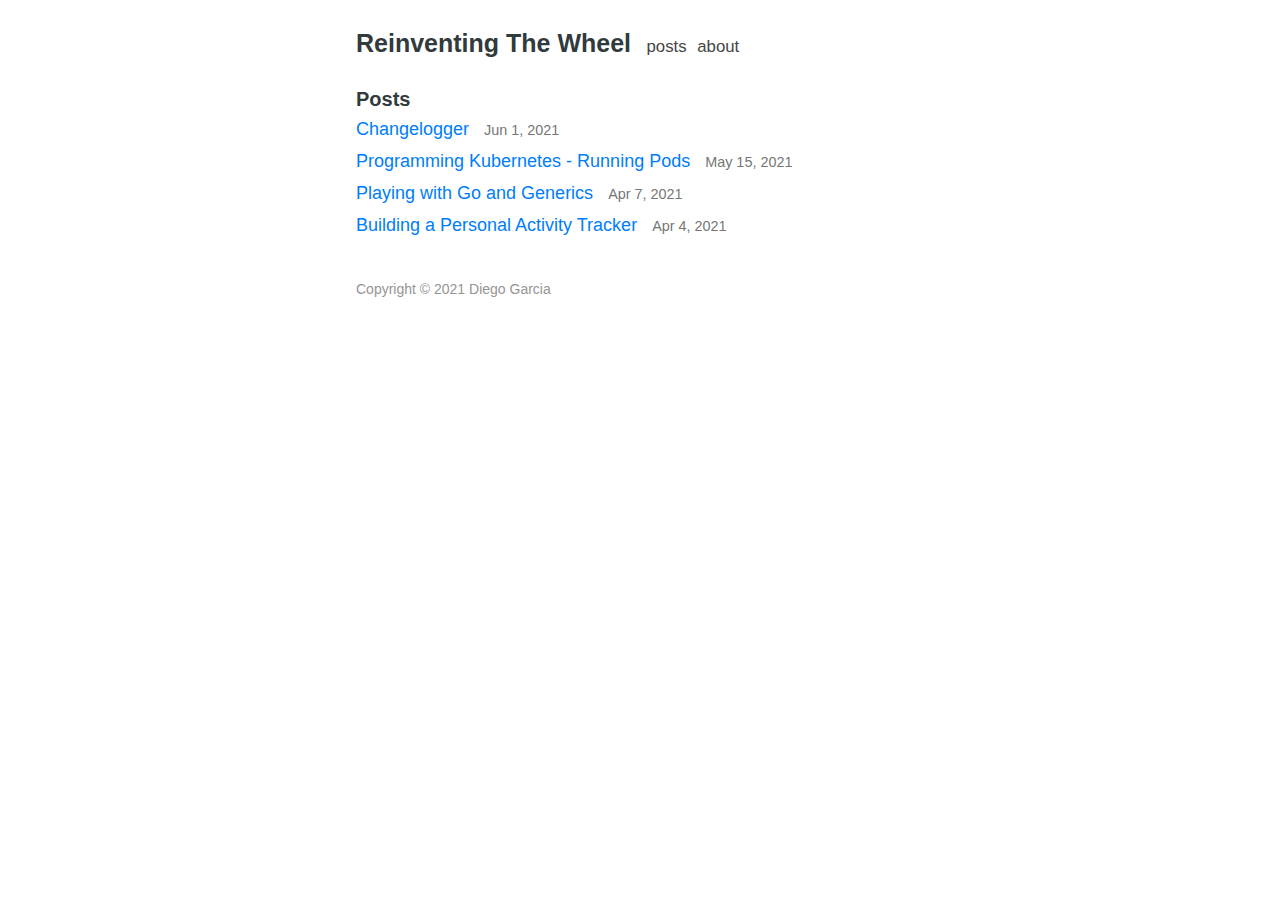
<file: tags/index.html>
<!DOCTYPE html>
<html><head>
    <meta charset="utf-8">
    <meta name="viewport" content="width=device-width, initial-scale=1.0">
    <meta name="description" content="Reinventing the wheel to learn how a wheel works">
    
    <link rel="shortcut icon" href="/favicon.ico">
    <link rel="alternate" type="application/rss+xml" href="/tags/index.xml" title="Reinventing The Wheel">
    
    <link rel="stylesheet" href="/css/style.min.css">

    <title>Tags</title>
</head>
<body><header id="banner">
    <h2><a href="/">Reinventing The Wheel</a></h2>
    <nav>
        <ul>
            <li>
                <a href="/" title="posts">posts</a>
            </li><li>
                <a href="/about/" title="">about</a>
            </li>
        </ul>
    </nav>
</header>
<main id="content"><h3>Posts</h3>
<ul id="posts">
    <li>
        <a href="/changelogger/">
            Changelogger
            <small><time>Jun 1, 2021</time></small>
        </a>
    </li>
    <li>
        <a href="/programming-kubernetes-running-pods/">
            Programming Kubernetes - Running Pods
            <small><time>May 15, 2021</time></small>
        </a>
    </li>
    <li>
        <a href="/playing-with-go-and-generics/">
            Playing with Go and Generics
            <small><time>Apr 7, 2021</time></small>
        </a>
    </li>
    <li>
        <a href="/building-a-personal-activity-tracker/">
            Building a Personal Activity Tracker
            <small><time>Apr 4, 2021</time></small>
        </a>
    </li>
</ul>

        </main><footer id="footer">
    Copyright © 2021 Diego Garcia
</footer>
</body>
</html>
</file>
<file: css/style.min.css>
*,*:before,*:after{box-sizing:border-box}html{font-size:62.5%}body{font-size:16px;font-size:1.6rem;font-family:helvetica neue,arial,sans-serif;color:#313a3d;width:100%;margin:0 auto;padding:0 16px;line-height:1.6}header#banner{margin:25px 0}header#banner a{color:#313a3d;text-decoration:none}header#banner a:hover{text-decoration:underline}header#banner h2{display:inline;font-size:21px;font-size:2.1rem;margin:0 8px 0 0}header#banner nav{display:inline-block}header#banner nav ul{list-style-type:none;font-size:1.05em;text-transform:lowercase;margin:0;padding:0}header#banner nav ul li{display:inline;margin:0 3px}header#banner nav ul li a{color:#454545}main#content a{color:#007dfa;text-decoration:none}main#content a:hover{text-decoration:underline}main#content h1,main#content h2,main#content h3,main#content h4,main#content h5,main#content h6{margin-bottom:0;line-height:1.15}main#content h3{font-size:19px;font-size:1.9rem}main#content h1+p,main#content h2+p,main#content h3+p,main#content h4+p,main#content h5+p,main#content h6+p{margin-top:5px}main#content p{color:#394548;margin:16px 0}main#content hr{height:1px;border:0;background:#d8d8d8}main#content ul#posts{list-style-type:none;font-size:16px;font-size:1.6rem;margin-top:0;padding:0}main#content ul#posts li{margin:5px 0;padding:0}main#content ul#posts small{font-size:.8em;color:#767676;margin-left:10px}main#content ul#posts li a{text-decoration:none}main#content ul#posts li a:hover{color:#369aff}main#content ul#posts li a:hover small{color:inherit}main#content header#post-header h1{display:block;font-size:23px;font-size:2.3rem;line-height:1.15}main#content header#post-header time{display:block;font-size:.85em;color:#767676}main#content #toc{border:1px solid #b1b1b1;border-radius:1px;line-height:26px;margin:16px 0;padding:9px 14px}main#content #toc h4{font-size:1.06em;color:#3d3d3d;margin:0}main#content #toc nav#TableOfContents{margin-top:4px}main#content #toc nav#TableOfContents>ul,main#content #toc nav#TableOfContents>ol{margin-left:-40px}main#content #toc ul,main#content #toc ol{font-size:.98em;margin:0;padding:0 0 0 40px}main#content #toc ul{list-style-type:none}main#content #toc ol{counter-reset:item}main#content #toc ol li{display:block}main#content #toc ol li:before{content:counters(item,".")". ";counter-increment:item}main#content img{max-width:100%;margin:0 auto}main#content figure{margin:16px 0}main#content figure img{display:block;max-width:100%;margin:0 auto}main#content figure figcaption{font-size:.92em;font-style:italic;line-height:22px;text-align:center;margin-top:6px;padding:0 10px}main#content figure figcaption h4{font-style:normal;display:inline;margin:0}main#content figure figcaption p{display:inline;margin:0;padding-left:8px}main#content blockquote{font-style:italic;margin-top:10px;margin-bottom:10px;margin-left:50px;padding-left:15px;border-left:3px solid #ccc}main#content code,main#content pre{font-family:menlo,monospace}main#content code{font-size:.96em;padding:0 5px}main#content pre{display:block;overflow-x:auto;font-size:14px;font-size:1.4rem;white-space:pre;margin:20px 0;padding:1.5rem;line-height:1.4}main#content pre code{padding:0}main#content section.footnotes{font-size:.9em}footer#footer{font-size:14px;font-size:1.4rem;font-weight:300;color:#949494;margin:40px 0}@media(min-width:770px){body{width:600px;line-height:1.5}main#content hr{width:108%;margin-left:-3.8%}header#banner h2{font-size:25px;font-size:2.5rem}main#content h3{font-size:20px;font-size:2rem}main#content ul#posts{font-size:18px;font-size:1.8rem}main#content header#post-header h1{font-size:26px;font-size:2.6rem}main#content img{max-width:108%;margin-left:-3.8%}main#content figure{margin-left:-3.8%}main#content figure img{max-width:108%}main#content pre{width:108%;margin-left:-3.8%;padding:1.5rem 2.2rem}}@media(prefers-color-scheme:dark){html{scrollbar-color:#6c6c6c #2e2e2e}body{color:#ebebeb;background:#121212}header#banner a{color:#e0e0e0;text-decoration:none}header#banner nav ul li a{color:#ccc}main#content a{color:#00b1ed}main#content p{color:#f5f5f5}main#content hr{background:#5c5c5c}main#content #toc h4{color:#d4d4d4}main#content ul#posts small{color:#a7a7a7}main#content ul#posts li a:hover{color:#21c7ff}main#content header#post-header time{color:#a7a7a7}}.chroma{color:#f8f8f2;background-color:#272822}.chroma .err{color:#960050;background-color:#1e0010}.chroma .lntd{vertical-align:top;padding:0;margin:0;border:0}.chroma .lntable{border-spacing:0;padding:0;margin:0;border:0;width:auto;overflow:auto;display:block}.chroma .hl{display:block;width:100%;background-color:#ffc}.chroma .lnt{margin-right:.4em;padding:0 .4em;color:#7f7f7f}.chroma .ln{margin-right:.4em;padding:0 .4em;color:#7f7f7f}.chroma .k{color:#66d9ef}.chroma .kc{color:#66d9ef}.chroma .kd{color:#66d9ef}.chroma .kn{color:#f92672}.chroma .kp{color:#66d9ef}.chroma .kr{color:#66d9ef}.chroma .kt{color:#66d9ef}.chroma .na{color:#a6e22e}.chroma .nc{color:#a6e22e}.chroma .no{color:#66d9ef}.chroma .nd{color:#a6e22e}.chroma .ne{color:#a6e22e}.chroma .nf{color:#a6e22e}.chroma .nx{color:#a6e22e}.chroma .nt{color:#f92672}.chroma .l{color:#ae81ff}.chroma .ld{color:#e6db74}.chroma .s{color:#e6db74}.chroma .sa{color:#e6db74}.chroma .sb{color:#e6db74}.chroma .sc{color:#e6db74}.chroma .dl{color:#e6db74}.chroma .sd{color:#e6db74}.chroma .s2{color:#e6db74}.chroma .se{color:#ae81ff}.chroma .sh{color:#e6db74}.chroma .si{color:#e6db74}.chroma .sx{color:#e6db74}.chroma .sr{color:#e6db74}.chroma .s1{color:#e6db74}.chroma .ss{color:#e6db74}.chroma .m{color:#ae81ff}.chroma .mb{color:#ae81ff}.chroma .mf{color:#ae81ff}.chroma .mh{color:#ae81ff}.chroma .mi{color:#ae81ff}.chroma .il{color:#ae81ff}.chroma .mo{color:#ae81ff}.chroma .o{color:#f92672}.chroma .ow{color:#f92672}.chroma .c{color:#75715e}.chroma .ch{color:#75715e}.chroma .cm{color:#75715e}.chroma .c1{color:#75715e}.chroma .cs{color:#75715e}.chroma .cp{color:#75715e}.chroma .cpf{color:#75715e}.chroma .gd{color:#f92672}.chroma .ge{font-style:italic}.chroma .gi{color:#a6e22e}.chroma .gs{font-weight:700}.chroma .gu{color:#75715e}
</file>
